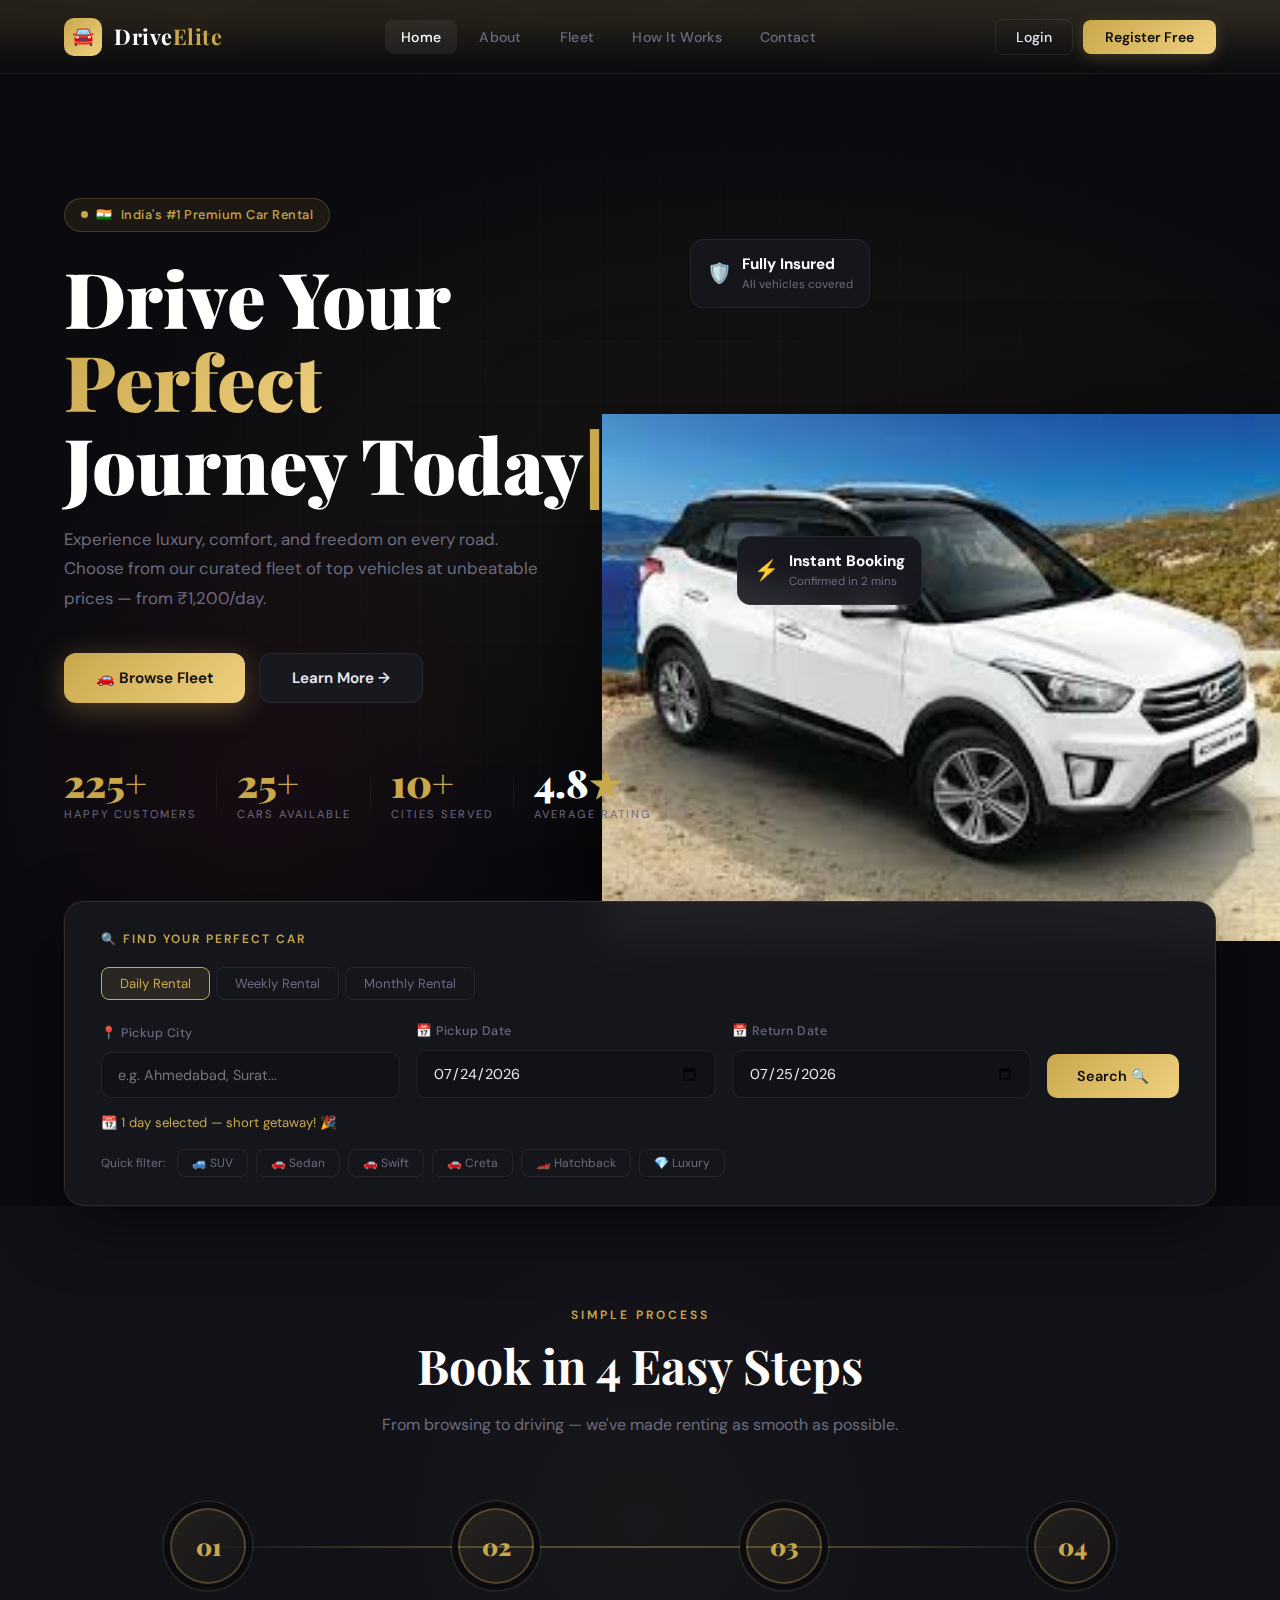
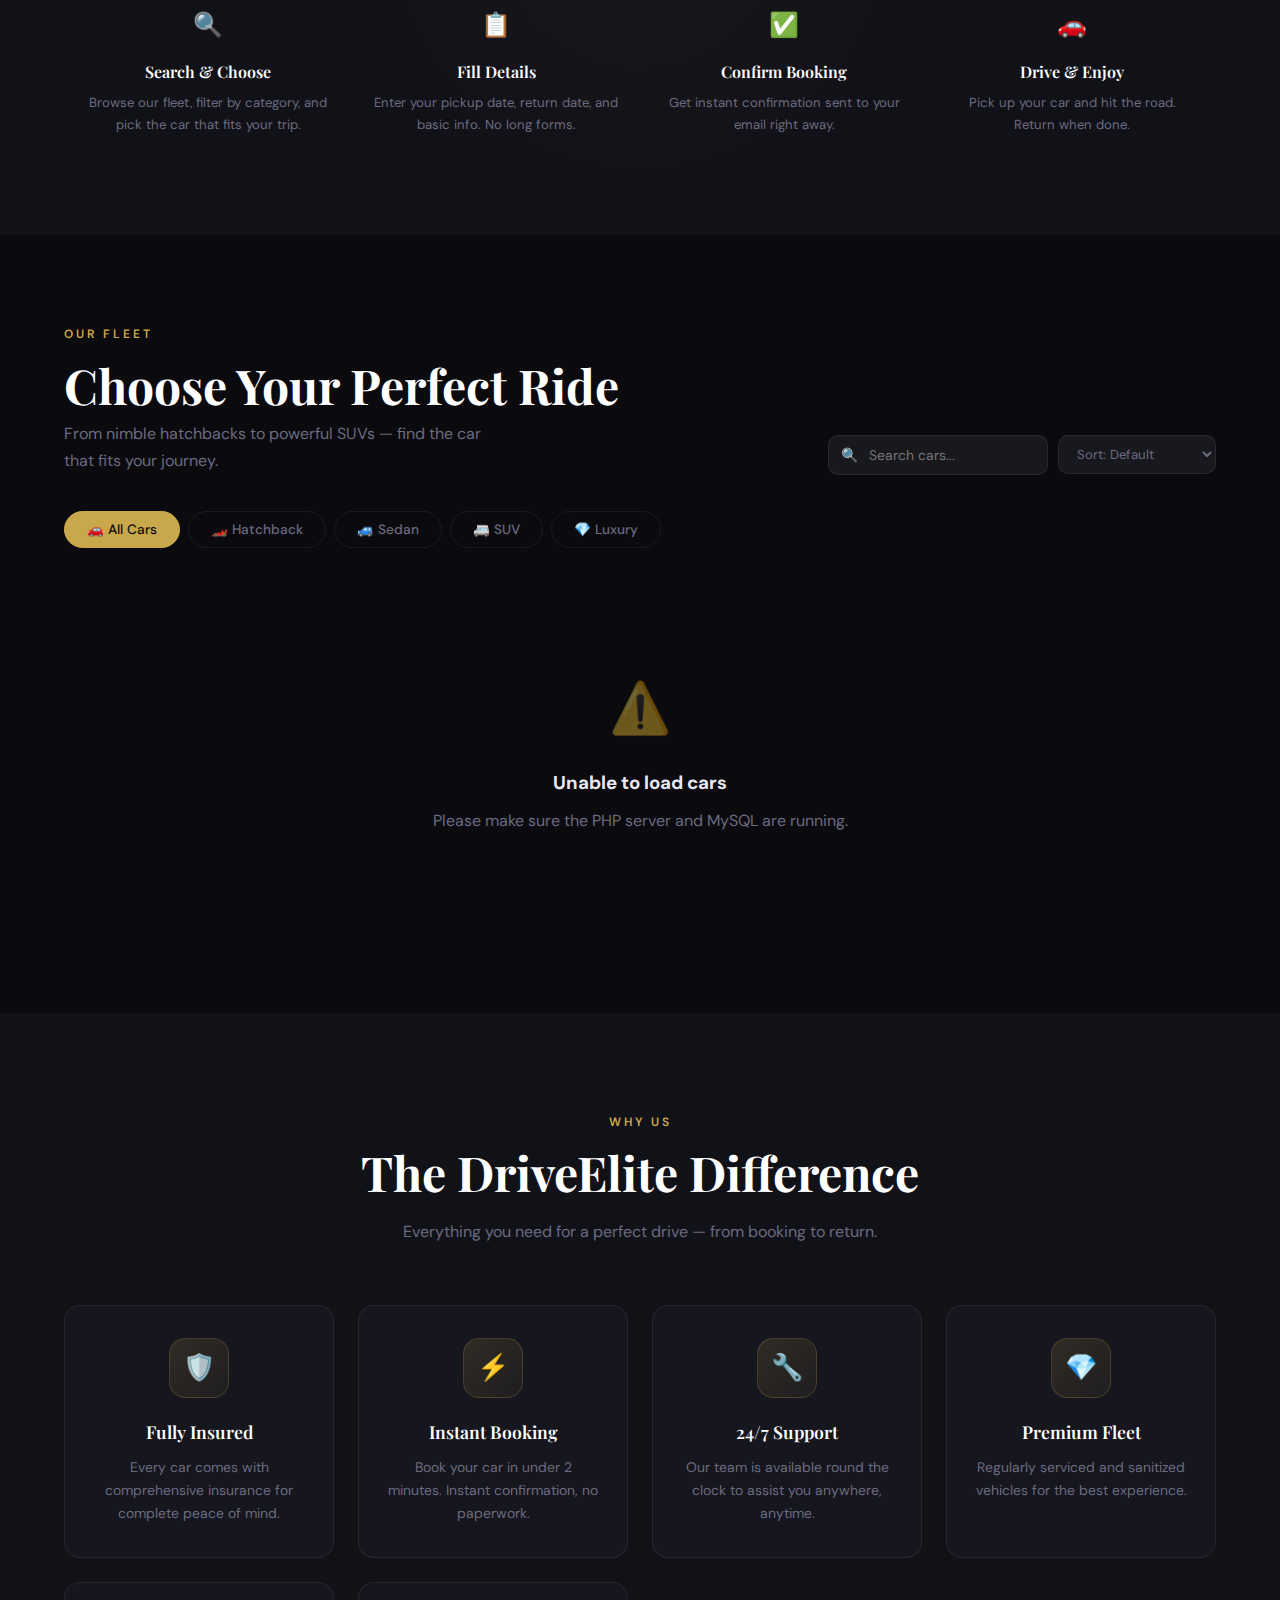
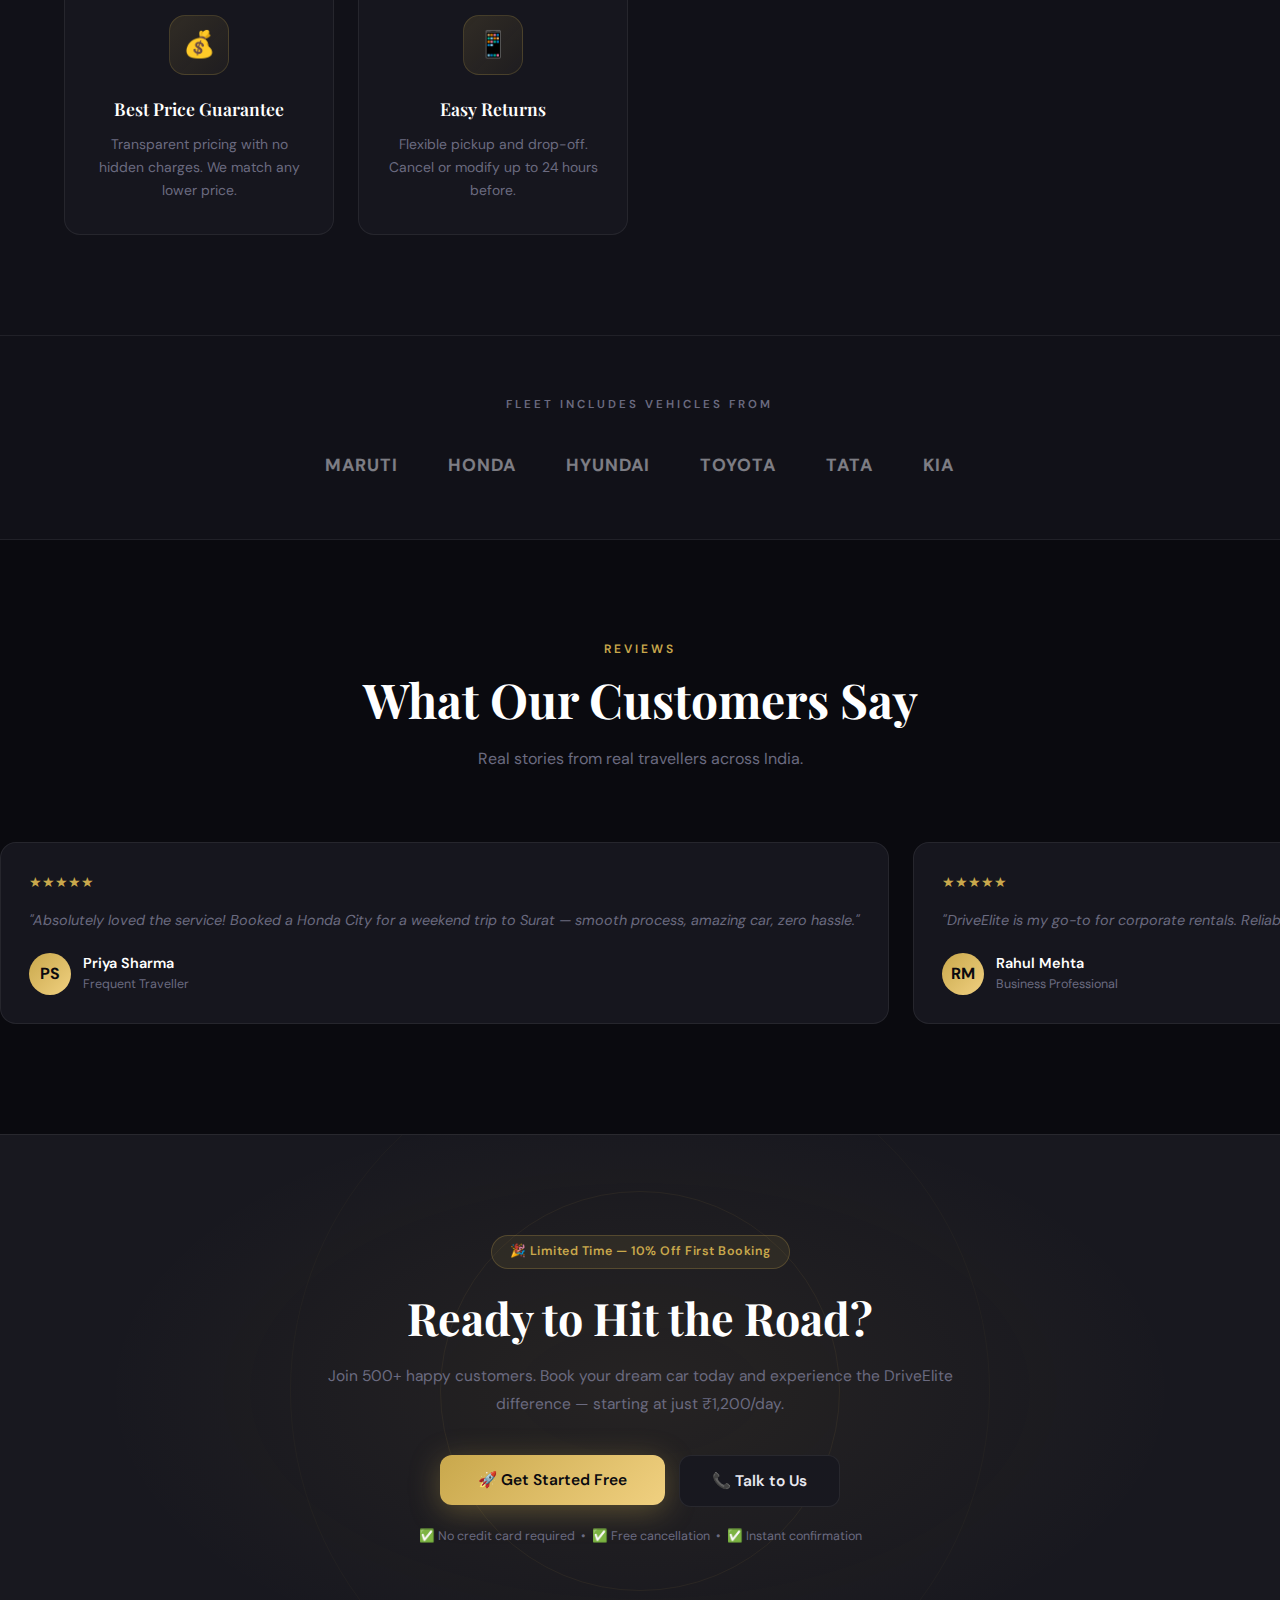
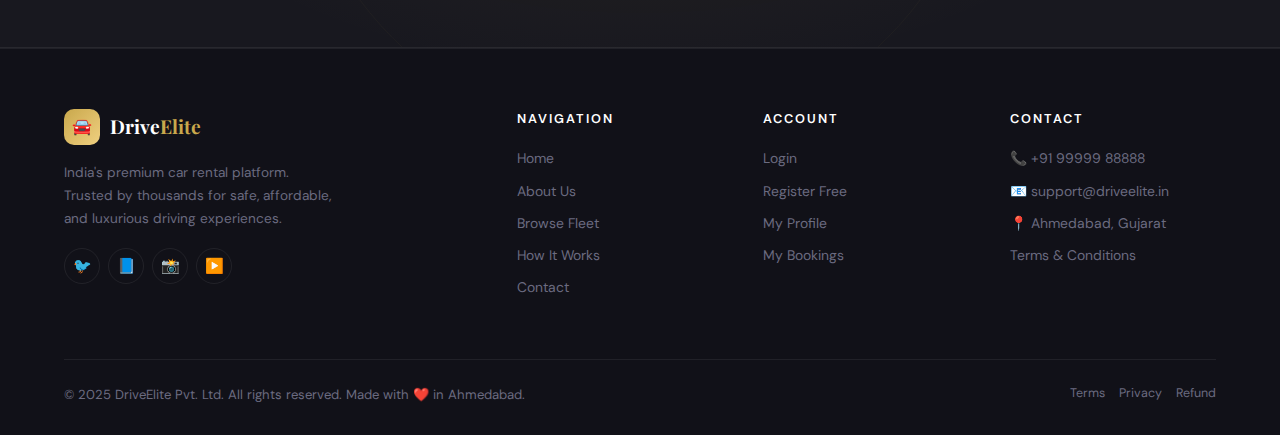
<file: carrental/index.html>
<!DOCTYPE html>
<html lang="en">
<head>
  <meta charset="UTF-8">
  <meta name="viewport" content="width=device-width, initial-scale=1.0">
  <title>DriveElite — Premium Car Rental</title>
  <link rel="stylesheet" href="style.css">
  <style>
    .typewriter::after{content:'|';animation:blink .75s step-end infinite;color:var(--gold);}
    @keyframes blink{0%,100%{opacity:1}50%{opacity:0}}
    .gradient-text{background:linear-gradient(90deg,var(--gold),var(--gold2),#fff,var(--gold));background-size:200% auto;-webkit-background-clip:text;-webkit-text-fill-color:transparent;background-clip:text;animation:shimmer-text 3s linear infinite;}
    @keyframes shimmer-text{to{background-position:200% center;}}
    .hero-particles{position:absolute;inset:0;overflow:hidden;pointer-events:none;}
    .particle{position:absolute;width:3px;height:3px;background:var(--gold);border-radius:50%;opacity:0;animation:floatUp var(--dur,6s) ease-in var(--delay,0s) infinite;}
    @keyframes floatUp{0%{opacity:0;transform:translateY(0) scale(0);}10%{opacity:.6;}90%{opacity:.2;}100%{opacity:0;transform:translateY(-120vh) scale(1.5);}}
    .stat-item{position:relative;}
    .stat-item::after{content:'';position:absolute;right:-20px;top:10%;height:80%;width:1px;background:linear-gradient(to bottom,transparent,var(--border),transparent);}
    .stat-item:last-child::after{display:none;}
    .hero-stat-num{font-family:'Playfair Display',serif;font-size:2.4rem;font-weight:900;color:var(--white);line-height:1;}
    .hero-stat-num span{color:var(--gold);}
    .hero-stat-label{font-size:.7rem;color:var(--muted);letter-spacing:2px;margin-top:5px;text-transform:uppercase;}
    .search-card{background:rgba(22,22,30,.95);backdrop-filter:blur(20px);border:1px solid rgba(201,168,76,.15);border-radius:20px;padding:28px 36px;box-shadow:0 20px 60px rgba(0,0,0,.5),0 0 0 1px rgba(255,255,255,.03);}
    .search-card-title{font-size:.75rem;letter-spacing:2px;color:var(--gold);text-transform:uppercase;font-weight:600;margin-bottom:18px;}
    .search-tabs{display:flex;gap:6px;margin-bottom:22px;}
    .search-tab{padding:7px 18px;border-radius:8px;border:1px solid var(--border);background:transparent;color:var(--muted);font-size:.82rem;cursor:pointer;transition:var(--transition);}
    .search-tab.active,.search-tab:hover{background:rgba(201,168,76,.12);border-color:var(--gold);color:var(--gold);}
    .hiw-section{background:var(--bg2);padding:100px 0;position:relative;overflow:hidden;}
    .hiw-section::before{content:'';position:absolute;left:50%;top:50%;transform:translate(-50%,-50%);width:600px;height:600px;background:radial-gradient(circle,rgba(201,168,76,.04) 0%,transparent 70%);border-radius:50%;pointer-events:none;}
    .hiw-grid{display:grid;grid-template-columns:repeat(4,1fr);gap:0;position:relative;}
    .hiw-grid::before{content:'';position:absolute;top:38px;left:12%;right:12%;height:2px;background:linear-gradient(90deg,transparent,var(--gold),var(--gold2),var(--gold),transparent);opacity:.3;}
    .hiw-step{text-align:center;padding:0 20px;}
    .hiw-num{width:76px;height:76px;margin:0 auto 22px;border-radius:50%;border:2px solid rgba(201,168,76,.3);background:linear-gradient(135deg,rgba(201,168,76,.1),rgba(201,168,76,.02));display:flex;align-items:center;justify-content:center;font-family:'Playfair Display',serif;font-size:1.5rem;font-weight:900;color:var(--gold);position:relative;z-index:2;transition:var(--transition);box-shadow:0 0 0 6px rgba(10,10,15,1),0 0 0 8px rgba(201,168,76,.1);}
    .hiw-step:hover .hiw-num{background:linear-gradient(135deg,var(--gold),var(--gold2));color:#0a0a0f;transform:scale(1.1);box-shadow:0 0 0 6px rgba(10,10,15,1),0 0 30px rgba(201,168,76,.4);}
    .hiw-icon{font-size:24px;margin-bottom:14px;}
    .hiw-title{font-family:'Playfair Display',serif;font-size:1rem;font-weight:600;color:var(--white);margin-bottom:8px;}
    .hiw-desc{font-size:.82rem;color:var(--muted);line-height:1.65;}
    .fleet-header-row{display:flex;align-items:flex-end;justify-content:space-between;margin-bottom:36px;flex-wrap:wrap;gap:16px;}
    .fleet-search-wrap{position:relative;}
    .fleet-search-wrap::before{content:'🔍';position:absolute;left:13px;top:50%;transform:translateY(-50%);font-size:14px;pointer-events:none;}
    .fleet-search-input{padding:10px 16px 10px 40px;border-radius:10px;background:var(--bg3);border:1px solid var(--border);color:var(--text);font-size:.87rem;outline:none;width:220px;transition:var(--transition);}
    .fleet-search-input:focus{border-color:var(--gold);width:260px;}
    .sort-select{padding:9px 14px;border-radius:10px;background:var(--bg3);border:1px solid var(--border);color:var(--muted);font-size:.82rem;cursor:pointer;outline:none;transition:var(--transition);}
    .sort-select:focus{border-color:var(--gold);color:var(--text);}
    .car-img-wrap::before{content:'';position:absolute;inset:0;z-index:1;background:linear-gradient(to top,rgba(0,0,0,.5) 0%,transparent 50%);opacity:0;transition:opacity .4s ease;}
    .car-card:hover .car-img-wrap::before{opacity:1;}
    .quick-view{position:absolute;bottom:16px;left:50%;transform:translateX(-50%) translateY(10px);background:rgba(201,168,76,.9);color:#0a0a0f;padding:8px 20px;border-radius:100px;font-size:.78rem;font-weight:700;opacity:0;z-index:2;white-space:nowrap;transition:all .3s ease;letter-spacing:.5px;}
    .car-card:hover .quick-view{opacity:1;transform:translateX(-50%) translateY(0);}
    .promo-strip{background:linear-gradient(90deg,var(--gold),var(--gold2),var(--gold));background-size:200% auto;animation:shimmer-text 3s linear infinite;padding:10px 0;text-align:center;font-size:.82rem;font-weight:600;color:#0a0a0f;letter-spacing:.5px;}
    .cta-section{padding:100px 5%;background:radial-gradient(ellipse 60% 80% at 50% 50%,rgba(201,168,76,.08),transparent 70%),var(--bg3);border-top:1px solid var(--border);border-bottom:1px solid var(--border);text-align:center;position:relative;overflow:hidden;}
    .cta-section::before{content:'';position:absolute;width:400px;height:400px;border-radius:50%;border:1px solid rgba(201,168,76,.08);top:50%;left:50%;transform:translate(-50%,-50%);}
    .cta-section::after{content:'';position:absolute;width:700px;height:700px;border-radius:50%;border:1px solid rgba(201,168,76,.04);top:50%;left:50%;transform:translate(-50%,-50%);}
    .cta-content{position:relative;z-index:2;max-width:660px;margin:0 auto;}
    .cta-badge{display:inline-flex;align-items:center;gap:8px;background:rgba(201,168,76,.1);border:1px solid rgba(201,168,76,.25);color:var(--gold);padding:6px 18px;border-radius:100px;font-size:.78rem;font-weight:600;margin-bottom:22px;letter-spacing:.5px;}
    .hero-float-badge{position:absolute;z-index:3;background:rgba(22,22,30,.9);backdrop-filter:blur(12px);border:1px solid var(--border);border-radius:14px;padding:12px 16px;font-size:.78rem;color:var(--text);display:flex;align-items:center;gap:10px;}
    .hero-float-badge .badge-icon{font-size:20px;}
    .hero-float-badge .badge-val{font-weight:700;color:var(--white);font-size:.95rem;}
    .hero-float-badge .badge-lbl{font-size:.72rem;color:var(--muted);}
    .fb-1{top:22%;right:32%;animation:floatBadge 3s ease-in-out infinite;}
    .fb-2{top:55%;right:28%;animation:floatBadge 3s ease-in-out 1.5s infinite;}
    @keyframes floatBadge{0%,100%{transform:translateY(0);}50%{transform:translateY(-8px);}}
    @media(max-width:900px){.hiw-grid{grid-template-columns:1fr 1fr;gap:40px;}.hiw-grid::before{display:none;}.fleet-search-input{width:100%;}}
    @media(max-width:600px){.hiw-grid{grid-template-columns:1fr;}.hero-float-badge{display:none;}.search-tabs{flex-wrap:wrap;}}
  </style>
</head>
<body>

<!-- PROMO STRIP -->
<div class="promo-strip">🎉 First Rental? Get 10% OFF automatically — No coupon needed &nbsp;|&nbsp; 🚗 50+ Cars Available &nbsp;|&nbsp; ⚡ Instant Booking Confirmation</div>

<!-- NAVBAR -->
<nav class="navbar" id="navbar">
  <a href="index.html" class="nav-brand">
    <div class="logo-icon">🚘</div>
    <span class="brand-name">Drive<span>Elite</span></span>
  </a>
  <ul class="nav-links">
    <li><a href="index.html" class="active">Home</a></li>
    <li><a href="about.html">About</a></li>
    <li><a href="#fleet">Fleet</a></li>
    <li><a href="#how-it-works">How It Works</a></li>
    <li><a href="contact.html">Contact</a></li>
  </ul>
  <div class="nav-actions" id="navActions">
    <a href="login.html"><button class="btn-outline">Login</button></a>
    <a href="register.html"><button class="btn-gold">Register Free</button></a>
  </div>
  <div class="hamburger" id="hamburger" onclick="toggleMenu()">
    <span></span><span></span><span></span>
  </div>
</nav>
<div class="mobile-menu" id="mobileMenu">
  <a href="index.html">🏠 Home</a>
  <a href="about.html">📖 About</a>
  <a href="#fleet">🚗 Fleet</a>
  <a href="#how-it-works">📋 How It Works</a>
  <a href="contact.html">📞 Contact</a>
  <a href="login.html">🔐 Login</a>
  <a href="register.html">✨ Register Free</a>
</div>

<!-- HERO -->
<section class="hero" id="home">
  <div class="hero-bg"></div>
  <div class="hero-grid"></div>
  <div class="hero-particles" id="heroParticles"></div>

  <div class="hero-content">
    <div class="hero-badge"><span>🇮🇳</span> India's #1 Premium Car Rental</div>
    <h1>Drive Your <span class="highlight gradient-text">Perfect</span><br><span id="typewriterText" class="typewriter">Journey Today</span></h1>
    <p>Experience luxury, comfort, and freedom on every road. Choose from our curated fleet of top vehicles at unbeatable prices — from ₹1,200/day.</p>
    <div class="hero-actions">
      <button class="btn-hero primary" onclick="document.getElementById('fleet').scrollIntoView({behavior:'smooth'})">🚗 Browse Fleet</button>
      <a href="about.html"><button class="btn-hero secondary">Learn More →</button></a>
    </div>
    <div class="hero-stats">
      <div class="stat-item">
        <div class="hero-stat-num"><span class="counter" data-target="500">0</span><span>+</span></div>
        <div class="hero-stat-label">Happy Customers</div>
      </div>
      <div class="stat-item">
        <div class="hero-stat-num"><span class="counter" data-target="50">0</span><span>+</span></div>
        <div class="hero-stat-label">Cars Available</div>
      </div>
      <div class="stat-item">
        <div class="hero-stat-num"><span class="counter" data-target="10">0</span><span>+</span></div>
        <div class="hero-stat-label">Cities Served</div>
      </div>
      <div class="stat-item">
        <div class="hero-stat-num">4.8<span>★</span></div>
        <div class="hero-stat-label">Average Rating</div>
      </div>
    </div>
  </div>

  <div class="hero-float-badge fb-1">
    <span class="badge-icon">🛡️</span>
    <div><div class="badge-val">Fully Insured</div><div class="badge-lbl">All vehicles covered</div></div>
  </div>
  <div class="hero-float-badge fb-2">
    <span class="badge-icon">⚡</span>
    <div><div class="badge-val">Instant Booking</div><div class="badge-lbl">Confirmed in 2 mins</div></div>
  </div>

  <div class="hero-image">
    <img src="img/creta.jpg" alt="Premium Car" id="heroCar">
  </div>
</section>

<!-- SEARCH BAR -->
<div class="container" style="position:relative;z-index:10;margin-top:-40px;">
  <div class="search-card">
    <div class="search-card-title">🔍 Find Your Perfect Car</div>
    <div class="search-tabs">
      <button class="search-tab active" onclick="setSearchTab(this)">Daily Rental</button>
      <button class="search-tab" onclick="setSearchTab(this)">Weekly Rental</button>
      <button class="search-tab" onclick="setSearchTab(this)">Monthly Rental</button>
    </div>
    <div class="search-form">
      <div class="form-field">
        <label>📍 Pickup City</label>
        <input type="text" placeholder="e.g. Ahmedabad, Surat..." id="searchCity" list="citySuggestions">
        <datalist id="citySuggestions">
          <option value="Ahmedabad"><option value="Surat"><option value="Vadodara"><option value="Rajkot"><option value="Gandhinagar">
        </datalist>
      </div>
      <div class="form-field">
        <label>📅 Pickup Date</label>
        <input type="date" id="searchPickup" onchange="updateReturnMin()">
      </div>
      <div class="form-field">
        <label>📅 Return Date</label>
        <input type="date" id="searchReturn" onchange="showSearchDays()">
      </div>
      <button class="btn-search" onclick="scrollToFleet()">Search 🔍</button>
    </div>
    <div id="searchDaysInfo" style="margin-top:14px;font-size:.82rem;color:var(--gold);display:none;">
      📆 <span id="searchDaysText"></span>
    </div>
    <div style="margin-top:16px;display:flex;gap:8px;flex-wrap:wrap;align-items:center;">
      <span style="font-size:.75rem;color:var(--muted);margin-right:4px;">Quick filter:</span>
      <button onclick="quickFilter('SUV')"       class="search-tab" style="padding:5px 14px;font-size:.75rem;">🚙 SUV</button>
      <button onclick="quickFilter('Sedan')"     class="search-tab" style="padding:5px 14px;font-size:.75rem;">🚗 Sedan</button>
      <button onclick="quickFilter('Swift')"     class="search-tab" style="padding:5px 14px;font-size:.75rem;">🚗 Swift</button>
      <button onclick="quickFilter('Creta')"     class="search-tab" style="padding:5px 14px;font-size:.75rem;">🚗 Creta</button>
      <button onclick="quickFilter('Hatchback')" class="search-tab" style="padding:5px 14px;font-size:.75rem;">🏎️ Hatchback</button>
      <button onclick="quickFilter('Luxury')"    class="search-tab" style="padding:5px 14px;font-size:.75rem;">💎 Luxury</button>
    </div>
  </div>
</div>

<!-- HOW IT WORKS -->
<section class="hiw-section" id="how-it-works">
  <div class="container">
    <div class="section-header center" style="margin-bottom:70px;">
      <div class="section-label">Simple Process</div>
      <h2 class="section-title">Book in 4 Easy Steps</h2>
      <p class="section-sub">From browsing to driving — we've made renting as smooth as possible.</p>
    </div>
    <div class="hiw-grid">
      <div class="hiw-step"><div class="hiw-num">01</div><div class="hiw-icon">🔍</div><h4 class="hiw-title">Search &amp; Choose</h4><p class="hiw-desc">Browse our fleet, filter by category, and pick the car that fits your trip.</p></div>
      <div class="hiw-step"><div class="hiw-num">02</div><div class="hiw-icon">📋</div><h4 class="hiw-title">Fill Details</h4><p class="hiw-desc">Enter your pickup date, return date, and basic info. No long forms.</p></div>
      <div class="hiw-step"><div class="hiw-num">03</div><div class="hiw-icon">✅</div><h4 class="hiw-title">Confirm Booking</h4><p class="hiw-desc">Get instant confirmation sent to your email right away.</p></div>
      <div class="hiw-step"><div class="hiw-num">04</div><div class="hiw-icon">🚗</div><h4 class="hiw-title">Drive &amp; Enjoy</h4><p class="hiw-desc">Pick up your car and hit the road. Return when done.</p></div>
    </div>
  </div>
</section>

<!-- FLEET -->
<section class="fleet-section" id="fleet" style="padding-top:90px;">
  <div class="container">
    <div class="fleet-header-row">
      <div>
        <div class="section-label">Our Fleet</div>
        <h2 class="section-title" style="margin-bottom:6px;">Choose Your Perfect Ride</h2>
        <p class="section-sub" style="max-width:420px;">From nimble hatchbacks to powerful SUVs — find the car that fits your journey.</p>
      </div>
      <div style="display:flex;gap:10px;align-items:center;flex-wrap:wrap;">
        <div class="fleet-search-wrap">
          <input type="text" class="fleet-search-input" id="fleetSearch" placeholder="Search cars..." oninput="liveSearchCars(this.value)">
        </div>
        <select class="sort-select" onchange="sortCars(this.value)">
          <option value="default">Sort: Default</option>
          <option value="price-asc">Price: Low → High</option>
          <option value="price-desc">Price: High → Low</option>
          <option value="rating">Highest Rated</option>
        </select>
      </div>
    </div>

    <div class="filter-tabs" id="filterTabs">
      <button class="filter-tab active" data-cat="All"       onclick="filterCars('All',this)">🚗 All Cars</button>
      <button class="filter-tab" data-cat="Hatchback"        onclick="filterCars('Hatchback',this)">🏎️ Hatchback</button>
      <button class="filter-tab" data-cat="Sedan"            onclick="filterCars('Sedan',this)">🚙 Sedan</button>
      <button class="filter-tab" data-cat="SUV"              onclick="filterCars('SUV',this)">🚐 SUV</button>
      <button class="filter-tab" data-cat="Luxury"           onclick="filterCars('Luxury',this)">💎 Luxury</button>
    </div>

    <div id="resultCount" style="font-size:.82rem;color:var(--muted);margin-bottom:24px;"></div>

    <div class="cars-grid" id="carsGrid">
      <div class="car-card" style="pointer-events:none"><div class="car-img-wrap skeleton"></div><div class="car-body"><div class="skeleton" style="height:24px;margin-bottom:10px;border-radius:6px"></div><div class="skeleton" style="height:14px;margin-bottom:6px;border-radius:6px;width:80%"></div><div class="skeleton" style="height:44px;border-radius:10px;margin-top:20px"></div></div></div>
      <div class="car-card" style="pointer-events:none"><div class="car-img-wrap skeleton"></div><div class="car-body"><div class="skeleton" style="height:24px;margin-bottom:10px;border-radius:6px"></div><div class="skeleton" style="height:14px;margin-bottom:6px;border-radius:6px;width:80%"></div><div class="skeleton" style="height:44px;border-radius:10px;margin-top:20px"></div></div></div>
      <div class="car-card" style="pointer-events:none"><div class="car-img-wrap skeleton"></div><div class="car-body"><div class="skeleton" style="height:24px;margin-bottom:10px;border-radius:6px"></div><div class="skeleton" style="height:14px;margin-bottom:6px;border-radius:6px;width:80%"></div><div class="skeleton" style="height:44px;border-radius:10px;margin-top:20px"></div></div></div>
    </div>
  </div>
</section>

<!-- WHY CHOOSE US -->
<section class="why-section">
  <div class="container">
    <div class="section-header center">
      <div class="section-label">Why Us</div>
      <h2 class="section-title">The DriveElite Difference</h2>
      <p class="section-sub">Everything you need for a perfect drive — from booking to return.</p>
    </div>
    <div class="features-grid">
      <div class="feature-card"><div class="feature-icon">🛡️</div><h3 class="feature-title">Fully Insured</h3><p class="feature-desc">Every car comes with comprehensive insurance for complete peace of mind.</p></div>
      <div class="feature-card"><div class="feature-icon">⚡</div><h3 class="feature-title">Instant Booking</h3><p class="feature-desc">Book your car in under 2 minutes. Instant confirmation, no paperwork.</p></div>
      <div class="feature-card"><div class="feature-icon">🔧</div><h3 class="feature-title">24/7 Support</h3><p class="feature-desc">Our team is available round the clock to assist you anywhere, anytime.</p></div>
      <div class="feature-card"><div class="feature-icon">💎</div><h3 class="feature-title">Premium Fleet</h3><p class="feature-desc">Regularly serviced and sanitized vehicles for the best experience.</p></div>
      <div class="feature-card"><div class="feature-icon">💰</div><h3 class="feature-title">Best Price Guarantee</h3><p class="feature-desc">Transparent pricing with no hidden charges. We match any lower price.</p></div>
      <div class="feature-card"><div class="feature-icon">📱</div><h3 class="feature-title">Easy Returns</h3><p class="feature-desc">Flexible pickup and drop-off. Cancel or modify up to 24 hours before.</p></div>
    </div>
  </div>
</section>

<!-- BRANDS STRIP -->
<section style="padding:60px 5%;background:var(--bg2);border-top:1px solid var(--border);border-bottom:1px solid var(--border);">
  <div class="container">
    <p style="text-align:center;font-size:.72rem;letter-spacing:3px;color:var(--muted);text-transform:uppercase;margin-bottom:36px;font-weight:600;">Fleet Includes Vehicles From</p>
    <div style="display:flex;align-items:center;justify-content:center;gap:50px;flex-wrap:wrap;opacity:.5;">
      <span style="font-size:1.1rem;font-weight:700;color:var(--text);letter-spacing:1px;">MARUTI</span>
      <span style="font-size:1.1rem;font-weight:700;color:var(--text);letter-spacing:1px;">HONDA</span>
      <span style="font-size:1.1rem;font-weight:700;color:var(--text);letter-spacing:1px;">HYUNDAI</span>
      <span style="font-size:1.1rem;font-weight:700;color:var(--text);letter-spacing:1px;">TOYOTA</span>
      <span style="font-size:1.1rem;font-weight:700;color:var(--text);letter-spacing:1px;">TATA</span>
      <span style="font-size:1.1rem;font-weight:700;color:var(--text);letter-spacing:1px;">KIA</span>
    </div>
  </div>
</section>

<!-- TESTIMONIALS -->
<section class="testimonials-section">
  <div class="container">
    <div class="section-header center">
      <div class="section-label">Reviews</div>
      <h2 class="section-title">What Our Customers Say</h2>
      <p class="section-sub">Real stories from real travellers across India.</p>
    </div>
  </div>
  <div style="overflow:hidden;padding:10px 0;">
    <div class="testimonials-track" id="testiTrack"></div>
  </div>
</section>

<!-- CTA -->
<section class="cta-section">
  <div class="cta-content">
    <div class="cta-badge">🎉 Limited Time — 10% Off First Booking</div>
    <h2 class="section-title" style="font-size:clamp(1.8rem,4vw,2.8rem);margin-bottom:18px;">Ready to Hit the Road?</h2>
    <p style="color:var(--muted);margin-bottom:36px;line-height:1.8;font-size:.97rem;">Join 500+ happy customers. Book your dream car today and experience the DriveElite difference — starting at just ₹1,200/day.</p>
    <div style="display:flex;gap:14px;justify-content:center;flex-wrap:wrap;">
      <a href="register.html"><button class="btn-hero primary" style="padding:15px 38px;font-size:.97rem;">🚀 Get Started Free</button></a>
      <a href="contact.html"><button class="btn-hero secondary" style="padding:15px 32px;font-size:.97rem;">📞 Talk to Us</button></a>
    </div>
    <p style="font-size:.78rem;color:var(--muted);margin-top:20px;">✅ No credit card required &nbsp;•&nbsp; ✅ Free cancellation &nbsp;•&nbsp; ✅ Instant confirmation</p>
  </div>
</section>

<!-- FOOTER -->
<footer>
  <div class="footer-grid">
    <div class="footer-brand">
      <div class="logo-row"><div class="logo-icon">🚘</div><span class="footer-brand-name">Drive<span>Elite</span></span></div>
      <p>India's premium car rental platform. Trusted by thousands for safe, affordable, and luxurious driving experiences.</p>
      <div style="margin-top:18px;display:flex;gap:8px;">
        <a href="#" class="social-link">🐦</a><a href="#" class="social-link">📘</a><a href="#" class="social-link">📸</a><a href="#" class="social-link">▶️</a>
      </div>
    </div>
    <div class="footer-col">
      <h4>Navigation</h4>
      <a href="index.html">Home</a><a href="about.html">About Us</a><a href="#fleet">Browse Fleet</a><a href="#how-it-works">How It Works</a><a href="contact.html">Contact</a>
    </div>
    <div class="footer-col">
      <h4>Account</h4>
      <a href="login.html">Login</a><a href="register.html">Register Free</a><a href="profile.html">My Profile</a><a href="profile.html">My Bookings</a>
    </div>
    <div class="footer-col">
      <h4>Contact</h4>
      <a href="tel:+919999988888">📞 +91 99999 88888</a>
      <a href="mailto:support@driveelite.in">📧 support@driveelite.in</a>
      <a href="contact.html">📍 Ahmedabad, Gujarat</a>
      <a href="term.html">Terms &amp; Conditions</a>
    </div>
  </div>
  <div class="footer-bottom">
    <p>© 2025 DriveElite Pvt. Ltd. All rights reserved. Made with ❤️ in Ahmedabad.</p>
    <div style="display:flex;align-items:center;gap:14px;">
      <a href="term.html" style="font-size:.78rem;color:var(--muted);">Terms</a>
      <a href="#" style="font-size:.78rem;color:var(--muted);">Privacy</a>
      <a href="#" style="font-size:.78rem;color:var(--muted);">Refund</a>
    </div>
  </div>
</footer>

<!-- BOOKING MODAL -->
<div class="modal-overlay" id="bookModal">
  <div class="modal">
    <div class="modal-header">
      <h2 class="modal-title">Book Your Car</h2>
      <button class="modal-close" onclick="closeModal()">✕</button>
    </div>
    <div class="modal-car-info" id="modalCarInfo"></div>
    <div class="alert hidden" id="bookAlert"></div>
    <form id="bookingForm">
      <input type="hidden" id="bookCarId" name="car_id">
      <div class="form-row">
        <div class="form-group"><label>Full Name</label><input type="text" name="name" id="bookName" required placeholder="Your full name"></div>
        <div class="form-group"><label>Email</label><input type="email" name="email" id="bookEmail" required placeholder="your@email.com"></div>
      </div>
      <div class="form-group">
        <label>Aadhaar Number</label>
        <input type="number" name="aadhaar" id="bookAadhaar" placeholder="12-digit Aadhaar number">
        <div class="hint">🔒 Securely stored for identity verification only</div>
      </div>
      <div class="form-row">
        <div class="form-group"><label>📅 Pickup Date</label><input type="date" name="pickup_date" id="bookPickup" required onchange="calcPrice()"></div>
        <div class="form-group"><label>📅 Return Date</label><input type="date" name="return_date" id="bookReturn" required onchange="calcPrice()"></div>
      </div>
      <div class="price-summary" id="priceSummary" style="display:none;">
        <div class="price-row"><span>Price per day</span><span id="pricePerDay">—</span></div>
        <div class="price-row"><span>Number of days</span><span id="numDays">—</span></div>
        <div class="price-row total"><span>Total Amount</span><span id="totalPrice">—</span></div>
      </div>
      <button type="submit" class="btn-submit" id="bookBtn">🚗 Confirm Booking</button>
      <p style="text-align:center;font-size:.75rem;color:var(--muted);margin-top:12px;">✅ Free cancellation up to 24 hours before pickup</p>
    </form>
  </div>
</div>

<!-- TOAST -->
<div class="toast" id="toast">
  <div class="toast-title" id="toastTitle"></div>
  <div class="toast-msg" id="toastMsg"></div>
</div>

<!-- BACK TO TOP -->
<button id="backToTop" onclick="window.scrollTo({top:0,behavior:'smooth'})" style="position:fixed;bottom:30px;right:30px;width:46px;height:46px;border-radius:50%;background:linear-gradient(135deg,var(--gold),var(--gold2));border:none;color:#0a0a0f;font-size:1.2rem;cursor:pointer;z-index:999;box-shadow:0 4px 20px rgba(201,168,76,.4);opacity:0;transform:translateY(20px);transition:all .3s ease;">↑</button>

<script src="js/main.js"></script>
<script src="js/home.js"></script>
<script>
// TYPEWRITER
const phrases=['Journey Today','Adventure Now','Dream Car Today','Road Trip Now'];
let pIdx=0,cIdx=0,del=false;
const tw=document.getElementById('typewriterText');
function typeWriter(){
  const phrase=phrases[pIdx];
  if(!del){tw.textContent=phrase.slice(0,++cIdx);if(cIdx===phrase.length){del=true;setTimeout(typeWriter,2000);return;}}
  else{tw.textContent=phrase.slice(0,--cIdx);if(cIdx===0){del=false;pIdx=(pIdx+1)%phrases.length;}}
  setTimeout(typeWriter,del?60:100);
}
setTimeout(typeWriter,1500);

// COUNTER ANIMATION
function animateCounters(){
  document.querySelectorAll('.counter').forEach(el=>{
    const target=parseInt(el.dataset.target);let cur=0;
    const step=Math.ceil(target/60);
    const t=setInterval(()=>{cur=Math.min(cur+step,target);el.textContent=cur;if(cur>=target)clearInterval(t);},30);
  });
}
const statsObs=new IntersectionObserver(e=>{if(e[0].isIntersecting){animateCounters();statsObs.disconnect();}},{threshold:.5});
const hs=document.querySelector('.hero-stats');if(hs)statsObs.observe(hs);

// PARTICLES
(function(){
  const c=document.getElementById('heroParticles');if(!c)return;
  for(let i=0;i<25;i++){const p=document.createElement('div');p.className='particle';p.style.cssText=`left:${Math.random()*100}%;bottom:${Math.random()*20}%;--dur:${5+Math.random()*8}s;--delay:${Math.random()*6}s;width:${2+Math.random()*3}px;height:${2+Math.random()*3}px;`;c.appendChild(p);}
})();

// SEARCH TABS
function setSearchTab(btn){document.querySelectorAll('.search-tab').forEach(b=>b.classList.remove('active'));btn.classList.add('active');}

// DATE HELPERS
function updateReturnMin(){const p=document.getElementById('searchPickup').value,r=document.getElementById('searchReturn');if(p){r.min=p;if(r.value<p)r.value=p;}showSearchDays();}
function showSearchDays(){
  const p=document.getElementById('searchPickup').value,r=document.getElementById('searchReturn').value;
  const info=document.getElementById('searchDaysInfo'),txt=document.getElementById('searchDaysText');
  if(p&&r){const d=Math.ceil((new Date(r)-new Date(p))/86400000);if(d>0){info.style.display='block';txt.textContent=`${d} day${d>1?'s':''} selected — ${d<=3?'short getaway':'longer trip'}! 🎉`;}else info.style.display='none';}
  else info.style.display='none';
}

// QUICK FILTER
function quickFilter(cat){document.getElementById('fleet').scrollIntoView({behavior:'smooth'});setTimeout(()=>{const t=document.querySelector(`.filter-tab[data-cat="${cat}"]`);if(t)filterCars(cat,t);},600);}

// LIVE SEARCH
let searchTO;
function liveSearchCars(q){
  clearTimeout(searchTO);
  searchTO=setTimeout(()=>{
    if(!allCars.length)return;
    const ql=q.toLowerCase();
    const f=ql?allCars.filter(c=>c.name.toLowerCase().includes(ql)||c.category.toLowerCase().includes(ql)||(c.description||'').toLowerCase().includes(ql)):allCars;
    renderCars(f);
    const rc=document.getElementById('resultCount');
    if(rc)rc.textContent=ql?`Showing ${f.length} result${f.length!==1?'s':''} for "${q}"`:'' ;
  },300);
}

// SORT
function sortCars(method){
  if(!allCars.length)return;
  let s=[...allCars];
  if(method==='price-asc')s.sort((a,b)=>a.price_per_day-b.price_per_day);
  if(method==='price-desc')s.sort((a,b)=>b.price_per_day-a.price_per_day);
  if(method==='rating')s.sort((a,b)=>b.rating-a.rating);
  renderCars(s);
}

// BACK TO TOP
const btt=document.getElementById('backToTop');
window.addEventListener('scroll',()=>{if(btt){if(window.scrollY>400){btt.style.opacity='1';btt.style.transform='translateY(0)';}else{btt.style.opacity='0';btt.style.transform='translateY(20px)';}}});

// SET DEFAULTS
document.addEventListener('DOMContentLoaded',()=>{
  const today=new Date().toISOString().split('T')[0];
  const tomorrow=new Date(Date.now()+86400000).toISOString().split('T')[0];
  const p=document.getElementById('searchPickup'),r=document.getElementById('searchReturn');
  if(p){p.min=today;p.value=today;}if(r){r.min=today;r.value=tomorrow;}
  showSearchDays();
});
</script>
</body>
</html>
</file>
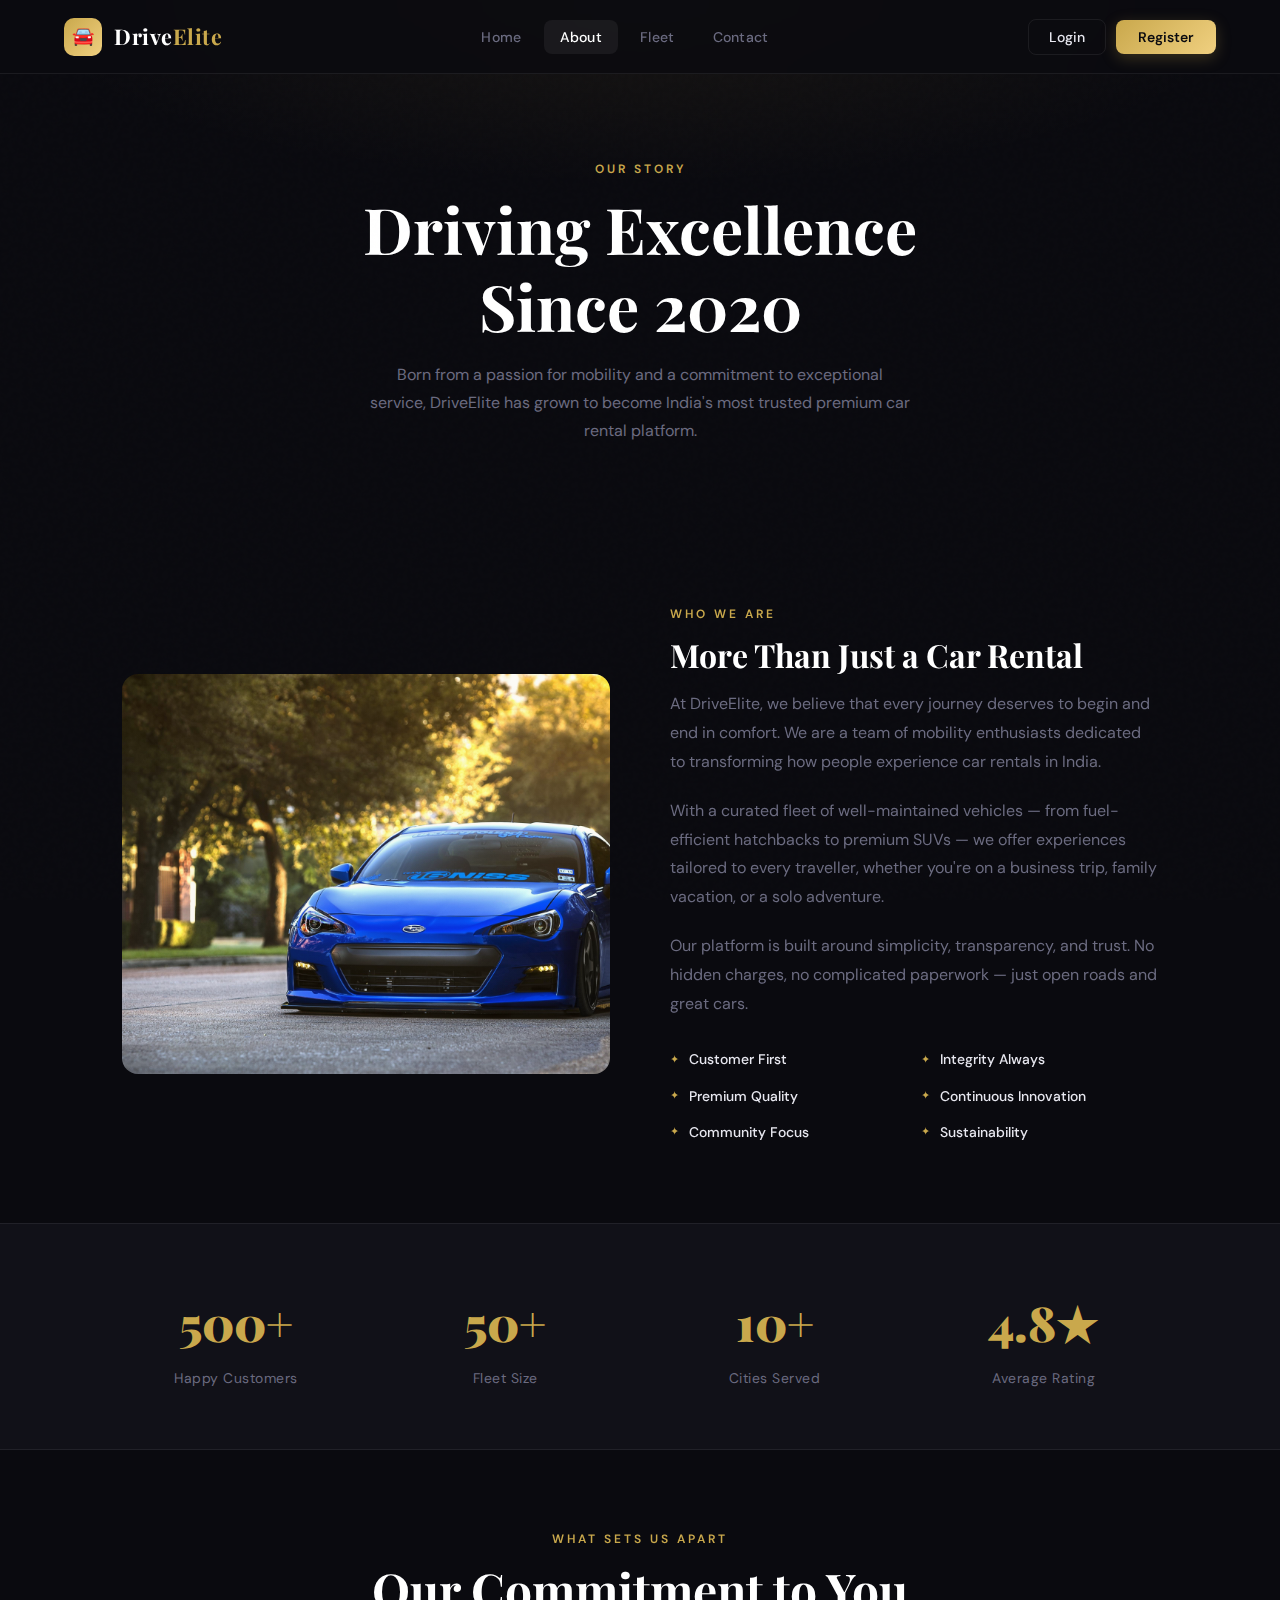
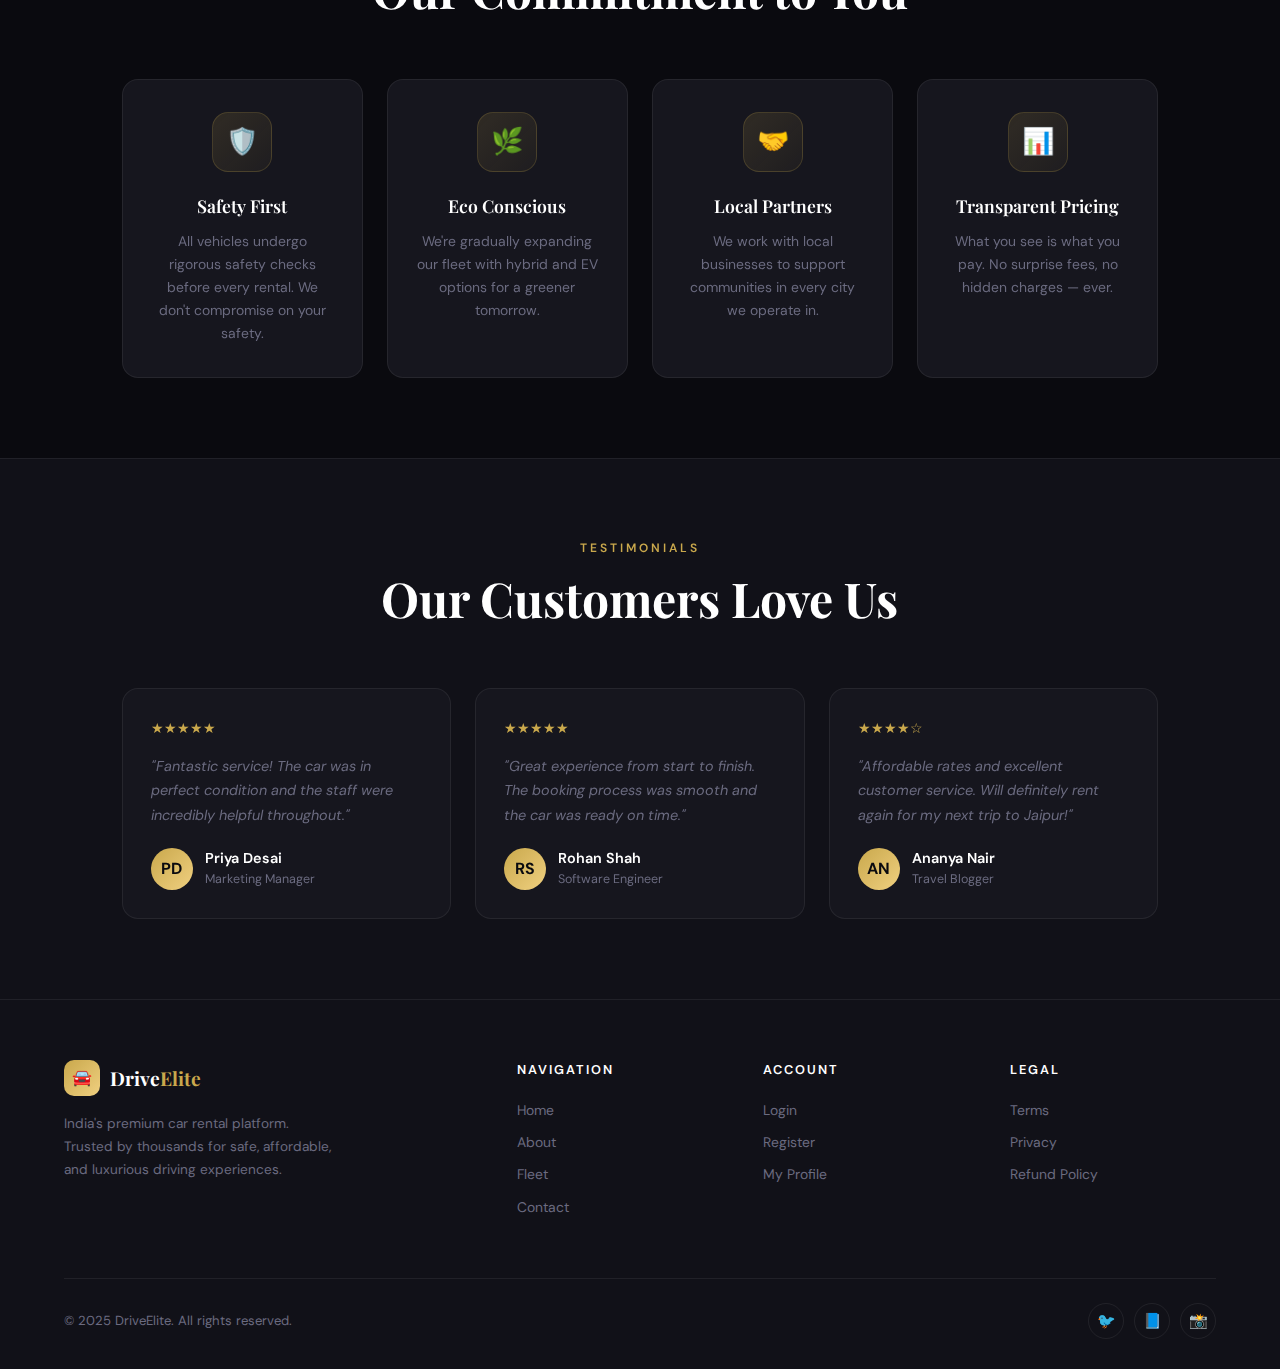
<file: carrental/about.html>
<!DOCTYPE html>
<html lang="en">
<head>
  <meta charset="UTF-8">
  <meta name="viewport" content="width=device-width, initial-scale=1.0">
  <title>About Us — DriveElite</title>
  <link rel="stylesheet" href="style.css">
</head>
<body>

<nav class="navbar" id="navbar">
  <a href="index.html" class="nav-brand">
    <div class="logo-icon">🚘</div>
    <span class="brand-name">Drive<span>Elite</span></span>
  </a>
  <ul class="nav-links">
    <li><a href="index.html">Home</a></li>
    <li><a href="about.html" class="active">About</a></li>
    <li><a href="index.html#fleet">Fleet</a></li>
    <li><a href="contact.html">Contact</a></li>
  </ul>
  <div class="nav-actions" id="navActions">
    <a href="login.html"><button class="btn-outline">Login</button></a>
    <a href="register.html"><button class="btn-gold">Register</button></a>
  </div>
  <div class="hamburger" onclick="toggleMenu()"><span></span><span></span><span></span></div>
</nav>
<div class="mobile-menu" id="mobileMenu">
  <a href="index.html">Home</a>
  <a href="about.html">About</a>
  <a href="index.html#fleet">Fleet</a>
  <a href="contact.html">Contact</a>
  <a href="login.html">Login</a>
  <a href="register.html">Register</a>
</div>

<!-- Page Header -->
<div class="about-hero">
  <div class="section-label" style="justify-content:center;display:flex;">Our Story</div>
  <h1 class="section-title" style="font-size:clamp(2.5rem,5vw,4rem);">Driving Excellence <br>Since 2020</h1>
  <p style="color:var(--muted);max-width:540px;margin:16px auto 0;line-height:1.75;">
    Born from a passion for mobility and a commitment to exceptional service, DriveElite has grown to become India's most trusted premium car rental platform.
  </p>
</div>

<!-- About Content -->
<section style="padding:80px 5%;">
  <div class="container">
    <div class="about-content">
      <div class="about-img-wrap">
        <img src="img/about_bg_car.jpg" alt="About DriveElite" onerror="this.style.background='var(--bg3)'">
      </div>
      <div class="about-text">
        <div class="section-label">Who We Are</div>
        <h2 class="section-title" style="font-size:2rem;">More Than Just a Car Rental</h2>
        <p>At DriveElite, we believe that every journey deserves to begin and end in comfort. We are a team of mobility enthusiasts dedicated to transforming how people experience car rentals in India.</p>
        <p>With a curated fleet of well-maintained vehicles — from fuel-efficient hatchbacks to premium SUVs — we offer experiences tailored to every traveller, whether you're on a business trip, family vacation, or a solo adventure.</p>
        <p>Our platform is built around simplicity, transparency, and trust. No hidden charges, no complicated paperwork — just open roads and great cars.</p>
        <div class="values-grid">
          <div class="value-item">Customer First</div>
          <div class="value-item">Integrity Always</div>
          <div class="value-item">Premium Quality</div>
          <div class="value-item">Continuous Innovation</div>
          <div class="value-item">Community Focus</div>
          <div class="value-item">Sustainability</div>
        </div>
      </div>
    </div>
  </div>
</section>

<!-- Stats -->
<section style="padding:60px 5%;background:var(--bg2);border-top:1px solid var(--border);border-bottom:1px solid var(--border);">
  <div class="container">
    <div style="display:grid;grid-template-columns:repeat(auto-fit,minmax(160px,1fr));gap:40px;text-align:center;">
      <div>
        <div style="font-family:'Playfair Display',serif;font-size:3rem;font-weight:900;color:var(--gold);">500+</div>
        <div style="color:var(--muted);font-size:0.87rem;margin-top:6px;letter-spacing:0.5px;">Happy Customers</div>
      </div>
      <div>
        <div style="font-family:'Playfair Display',serif;font-size:3rem;font-weight:900;color:var(--gold);">50+</div>
        <div style="color:var(--muted);font-size:0.87rem;margin-top:6px;letter-spacing:0.5px;">Fleet Size</div>
      </div>
      <div>
        <div style="font-family:'Playfair Display',serif;font-size:3rem;font-weight:900;color:var(--gold);">10+</div>
        <div style="color:var(--muted);font-size:0.87rem;margin-top:6px;letter-spacing:0.5px;">Cities Served</div>
      </div>
      <div>
        <div style="font-family:'Playfair Display',serif;font-size:3rem;font-weight:900;color:var(--gold);">4.8★</div>
        <div style="color:var(--muted);font-size:0.87rem;margin-top:6px;letter-spacing:0.5px;">Average Rating</div>
      </div>
    </div>
  </div>
</section>

<!-- Features Section -->
<section style="padding:80px 5%;">
  <div class="container">
    <div class="section-header center">
      <div class="section-label">What Sets Us Apart</div>
      <h2 class="section-title">Our Commitment to You</h2>
    </div>
    <div class="features-grid">
      <div class="feature-card">
        <div class="feature-icon">🛡️</div>
        <h3 class="feature-title">Safety First</h3>
        <p class="feature-desc">All vehicles undergo rigorous safety checks before every rental. We don't compromise on your safety.</p>
      </div>
      <div class="feature-card">
        <div class="feature-icon">🌿</div>
        <h3 class="feature-title">Eco Conscious</h3>
        <p class="feature-desc">We're gradually expanding our fleet with hybrid and EV options for a greener tomorrow.</p>
      </div>
      <div class="feature-card">
        <div class="feature-icon">🤝</div>
        <h3 class="feature-title">Local Partners</h3>
        <p class="feature-desc">We work with local businesses to support communities in every city we operate in.</p>
      </div>
      <div class="feature-card">
        <div class="feature-icon">📊</div>
        <h3 class="feature-title">Transparent Pricing</h3>
        <p class="feature-desc">What you see is what you pay. No surprise fees, no hidden charges — ever.</p>
      </div>
    </div>
  </div>
</section>

<!-- Testimonials -->
<section style="padding:80px 5%;background:var(--bg2);border-top:1px solid var(--border);">
  <div class="container">
    <div class="section-header center">
      <div class="section-label">Testimonials</div>
      <h2 class="section-title">Our Customers Love Us</h2>
    </div>
    <div style="display:grid;grid-template-columns:repeat(auto-fit,minmax(280px,1fr));gap:24px;">
      <div class="testimonial-card">
        <div class="testi-stars">★★★★★</div>
        <p class="testi-text">"Fantastic service! The car was in perfect condition and the staff were incredibly helpful throughout."</p>
        <div class="testi-author">
          <div class="testi-avatar">PD</div>
          <div><div class="testi-name">Priya Desai</div><div class="testi-role">Marketing Manager</div></div>
        </div>
      </div>
      <div class="testimonial-card">
        <div class="testi-stars">★★★★★</div>
        <p class="testi-text">"Great experience from start to finish. The booking process was smooth and the car was ready on time."</p>
        <div class="testi-author">
          <div class="testi-avatar">RS</div>
          <div><div class="testi-name">Rohan Shah</div><div class="testi-role">Software Engineer</div></div>
        </div>
      </div>
      <div class="testimonial-card">
        <div class="testi-stars">★★★★☆</div>
        <p class="testi-text">"Affordable rates and excellent customer service. Will definitely rent again for my next trip to Jaipur!"</p>
        <div class="testi-author">
          <div class="testi-avatar">AN</div>
          <div><div class="testi-name">Ananya Nair</div><div class="testi-role">Travel Blogger</div></div>
        </div>
      </div>
    </div>
  </div>
</section>

<!-- Footer -->
<footer>
  <div class="footer-grid">
    <div class="footer-brand">
      <div class="logo-row">
        <div class="logo-icon">🚘</div>
        <span class="footer-brand-name">Drive<span>Elite</span></span>
      </div>
      <p>India's premium car rental platform. Trusted by thousands for safe, affordable, and luxurious driving experiences.</p>
    </div>
    <div class="footer-col"><h4>Navigation</h4><a href="index.html">Home</a><a href="about.html">About</a><a href="index.html#fleet">Fleet</a><a href="contact.html">Contact</a></div>
    <div class="footer-col"><h4>Account</h4><a href="login.html">Login</a><a href="register.html">Register</a><a href="profile.html">My Profile</a></div>
    <div class="footer-col"><h4>Legal</h4><a href="term.html">Terms</a><a href="#">Privacy</a><a href="#">Refund Policy</a></div>
  </div>
  <div class="footer-bottom">
    <p>© 2025 DriveElite. All rights reserved.</p>
    <div class="social-links">
      <a href="#" class="social-link">🐦</a>
      <a href="#" class="social-link">📘</a>
      <a href="#" class="social-link">📸</a>
    </div>
  </div>
</footer>

<script src="js/main.js"></script>
</body>
</html>
</file>
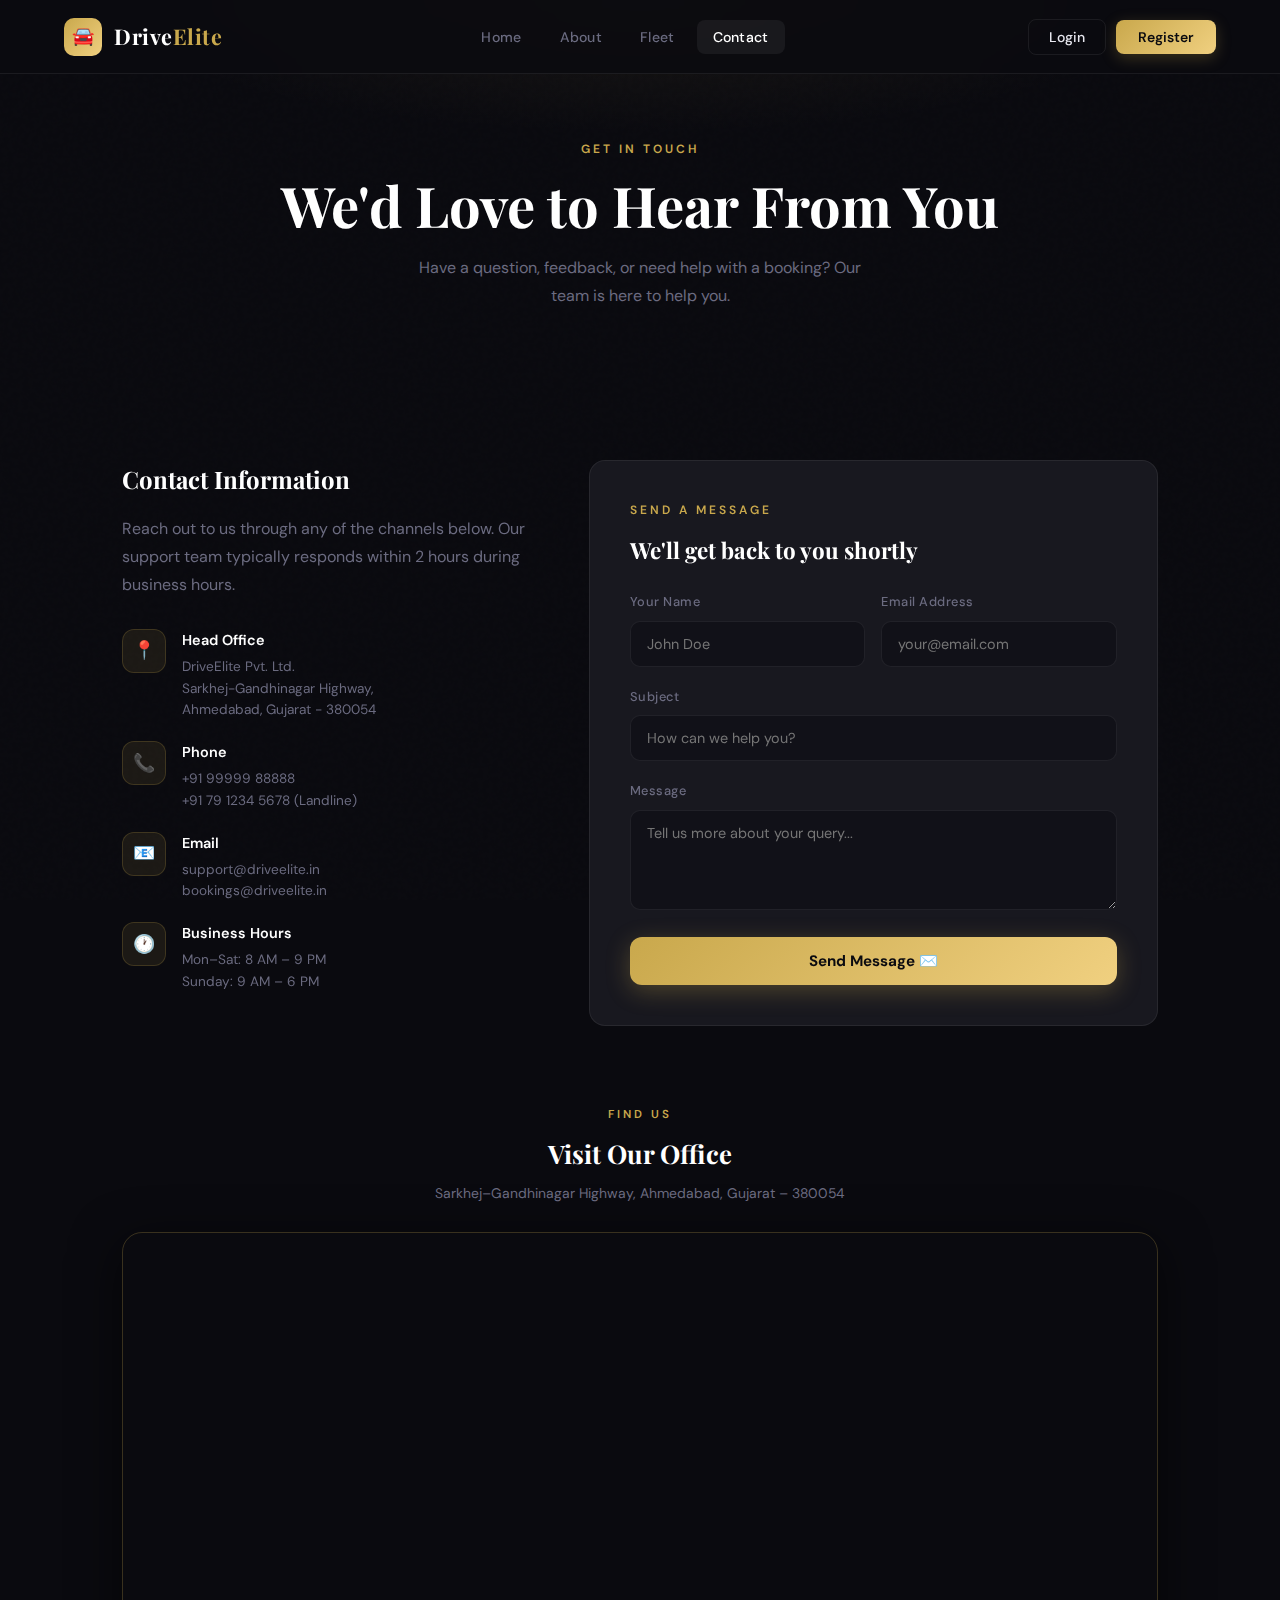
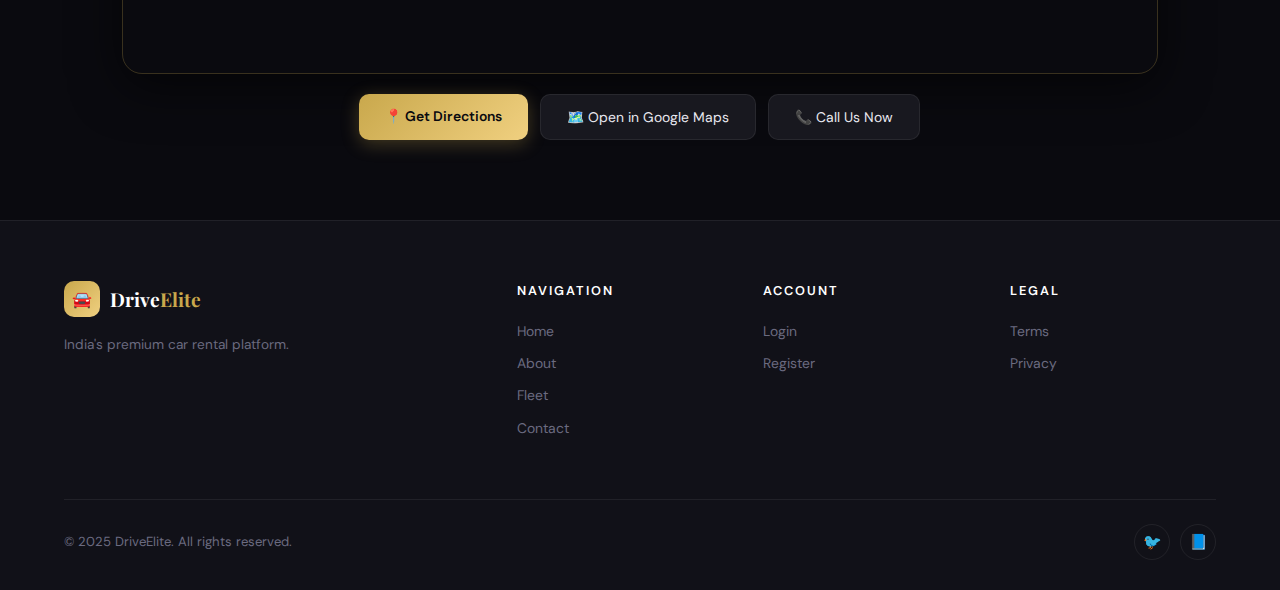
<file: carrental/contact.html>
<!DOCTYPE html>
<html lang="en">
<head>
  <meta charset="UTF-8">
  <meta name="viewport" content="width=device-width, initial-scale=1.0">
  <title>Contact — DriveElite</title>
  <link rel="stylesheet" href="style.css">
</head>

<body>

<nav class="navbar" id="navbar">
  <a href="index.html" class="nav-brand">
    <div class="logo-icon">🚘</div>
    <span class="brand-name">Drive<span>Elite</span></span>
  </a>
  <ul class="nav-links">
    <li><a href="index.html">Home</a></li>
    <li><a href="about.html">About</a></li>
    <li><a href="index.html#fleet">Fleet</a></li>
    <li><a href="contact.html" class="active">Contact</a></li>
  </ul>
  <div class="nav-actions" id="navActions">
    <a href="login.html"><button class="btn-outline">Login</button></a>
    <a href="register.html"><button class="btn-gold">Register</button></a>
  </div>
  <div class="hamburger" onclick="toggleMenu()"><span></span><span></span><span></span></div>
</nav>
<div class="mobile-menu" id="mobileMenu">
  <a href="index.html">Home</a>
  <a href="about.html">About</a>
  <a href="index.html#fleet">Fleet</a>
  <a href="login.html">Login</a>
  <a href="register.html">Register</a>
</div>

<!-- Page Header -->
<div class="page-header">
  <div class="section-label" style="justify-content:center;display:flex;">Get In Touch</div>
  <h1 class="section-title" style="font-size:clamp(2.5rem,5vw,3.5rem);">We'd Love to Hear From You</h1>
  <p style="color:var(--muted);max-width:480px;margin:12px auto 0;line-height:1.75;">Have a question, feedback, or need help with a booking? Our team is here to help you.</p>
</div>

<!-- Contact Section -->
<section style="padding:80px 5%;">
  <div class="container">
    <div class="contact-grid">
      <div class="contact-info">
        <h3>Contact Information</h3>
        <p>Reach out to us through any of the channels below. Our support team typically responds within 2 hours during business hours.</p>

        <div class="contact-items">
          <div class="contact-item">
            <div class="contact-item-icon">📍</div>
            <div>
              <div class="contact-item-title">Head Office</div>
              <div class="contact-item-val">DriveElite Pvt. Ltd.<br>Sarkhej-Gandhinagar Highway,<br>Ahmedabad, Gujarat - 380054</div>
            </div>
          </div>
          <div class="contact-item">
            <div class="contact-item-icon">📞</div>
            <div>
              <div class="contact-item-title">Phone</div>
              <div class="contact-item-val">+91 99999 88888<br>+91 79 1234 5678 (Landline)</div>
            </div>
          </div>
          <div class="contact-item">
            <div class="contact-item-icon">📧</div>
            <div>
              <div class="contact-item-title">Email</div>
              <div class="contact-item-val">support@driveelite.in<br>bookings@driveelite.in</div>
            </div>
          </div>
          <div class="contact-item">
            <div class="contact-item-icon">🕐</div>
            <div>
              <div class="contact-item-title">Business Hours</div>
              <div class="contact-item-val">Mon–Sat: 8 AM – 9 PM<br>Sunday: 9 AM – 6 PM</div>
            </div>
          </div>
        </div>
      </div>

      <div class="contact-form-card">
        <div class="section-label">Send a Message</div>
        <h3 style="font-family:'Playfair Display',serif;color:var(--white);font-size:1.4rem;margin-bottom:24px;">We'll get back to you shortly</h3>

        <div class="alert hidden" id="contactAlert"></div>

        <form id="contactForm">
          <div class="form-row">
            <div class="form-group">
              <label>Your Name</label>
              <input type="text" name="name" required placeholder="John Doe">
            </div>
            <div class="form-group">
              <label>Email Address</label>
              <input type="email" name="email" required placeholder="your@email.com">
            </div>
          </div>
          <div class="form-group">
            <label>Subject</label>
            <input type="text" name="subject" placeholder="How can we help you?">
          </div>
          <div class="form-group">
            <label>Message</label>
            <textarea name="message" required placeholder="Tell us more about your query..."></textarea>
          </div>
          <button type="submit" class="btn-submit" id="contactBtn">Send Message ✉️</button>
        </form>
      </div>
    </div>
  </div>
</section>

<!-- ===== GOOGLE MAP SECTION ===== -->
<div style="padding:0 5% 80px;">
  <div class="container">

    <!-- Map Header -->
    <div style="text-align:center; margin-bottom:28px;">
      <p style="font-size:0.72rem;letter-spacing:3px;color:var(--gold);text-transform:uppercase;font-weight:600;margin-bottom:8px;">Find Us</p>
      <h3 style="font-family:'Playfair Display',serif;font-size:1.6rem;color:var(--white);margin-bottom:8px;">Visit Our Office</h3>
      <p style="color:var(--muted);font-size:0.87rem;">Sarkhej–Gandhinagar Highway, Ahmedabad, Gujarat – 380054</p>
    </div>

    <!-- Google Map iframe — Dark themed -->
    <div style="border-radius:20px;overflow:hidden;border:1px solid rgba(201,168,76,0.25);box-shadow:0 12px 50px rgba(0,0,0,0.6);">
      <iframe
        src="https://www.google.com/maps/embed?pb=!1m18!1m12!1m3!1d3671.9022340849584!2d72.54944857507738!3d23.02256527917268!2m3!1f0!2f0!3f0!3m2!1i1024!2i768!4f13.1!3m3!1m2!1s0x395e84576f81a04f%3A0xa7ffe1b96a9e9f3b!2sSarkhej-Gandhinagar%20Hwy%2C%20Ahmedabad%2C%20Gujarat!5e0!3m2!1sen!2sin!4v1700000000000!5m2!1sen!2sin"
        width="100%"
        height="440"
        style="border:none; display:block; filter:invert(92%) hue-rotate(180deg) saturate(0.8) brightness(0.92);"
        allowfullscreen=""
        loading="lazy"
        referrerpolicy="no-referrer-when-downgrade"
        title="DriveElite Office Location">
      </iframe>
    </div>

    <!-- Direction Buttons -->
    <div style="display:flex; gap:12px; margin-top:20px; flex-wrap:wrap; justify-content:center;">
      <a href="https://maps.google.com/?q=Sarkhej+Gandhinagar+Highway+Ahmedabad" target="_blank"
         style="padding:11px 26px; background:linear-gradient(135deg,#c9a84c,#f0d080); color:#0a0a0f;
                border-radius:10px; font-weight:600; font-size:0.87rem; text-decoration:none;
                box-shadow:0 4px 18px rgba(201,168,76,0.3); transition:all 0.3s;"
         onmouseover="this.style.transform='translateY(-2px)'" onmouseout="this.style.transform='translateY(0)'">
        📍 Get Directions
      </a>
      <a href="https://maps.google.com/?q=23.0225,72.5714" target="_blank"
         style="padding:11px 26px; background:var(--bg3); color:var(--text);
                border:1px solid var(--border); border-radius:10px; font-size:0.87rem;
                text-decoration:none; transition:all 0.3s;"
         onmouseover="this.style.borderColor='#c9a84c'; this.style.color='#c9a84c';"
         onmouseout="this.style.borderColor='rgba(255,255,255,0.07)'; this.style.color='var(--text)'">
        🗺️ Open in Google Maps
      </a>
      <a href="tel:+919999988888"
         style="padding:11px 26px; background:var(--bg3); color:var(--text);
                border:1px solid var(--border); border-radius:10px; font-size:0.87rem;
                text-decoration:none; transition:all 0.3s;"
         onmouseover="this.style.borderColor='#c9a84c'; this.style.color='#c9a84c';"
         onmouseout="this.style.borderColor='rgba(255,255,255,0.07)'; this.style.color='var(--text)'">
        📞 Call Us Now
      </a>
    </div>

  </div>
</div>

<!-- Footer -->
<footer>
  <div class="footer-grid">
    <div class="footer-brand">
      <div class="logo-row">
        <div class="logo-icon">🚘</div>
        <span class="footer-brand-name">Drive<span>Elite</span></span>
      </div>
      <p>India's premium car rental platform.</p>
    </div>
    <div class="footer-col"><h4>Navigation</h4><a href="index.html">Home</a><a href="about.html">About</a><a href="index.html#fleet">Fleet</a><a href="contact.html">Contact</a></div>
    <div class="footer-col"><h4>Account</h4><a href="login.html">Login</a><a href="register.html">Register</a></div>
    <div class="footer-col"><h4>Legal</h4><a href="term.html">Terms</a><a href="#">Privacy</a></div>
  </div>
  <div class="footer-bottom">
    <p>© 2025 DriveElite. All rights reserved.</p>
    <div class="social-links"><a href="#" class="social-link">🐦</a><a href="#" class="social-link">📘</a></div>
  </div>
</footer>

<div class="toast" id="toast">
  <div class="toast-title" id="toastTitle"></div>
  <div class="toast-msg" id="toastMsg"></div>
</div>

<script src="js/main.js"></script>
<script>
document.getElementById('contactForm').addEventListener('submit', async function(e) {
  e.preventDefault();
  hideAlert('contactAlert');
  const btn = document.getElementById('contactBtn');
  btn.disabled = true;
  btn.innerHTML = '<span class="spinner"></span> Sending...';

  const fd = new FormData(this);
  try {
    const res  = await fetch('api/contact.php', { method:'POST', body:fd });
    const data = await res.json();
    if (data.success) {
      showAlert('contactAlert', '✅ ' + data.message, 'success');
      this.reset();
    } else {
      showAlert('contactAlert', data.error || 'Failed to send message', 'error');
    }
  } catch(err) {
    showAlert('contactAlert', 'Network error. Please try again.', 'error');
  } finally {
    btn.disabled = false;
    btn.textContent = 'Send Message ✉️';
  }
});
</script><script>
(function(){
  emailjs.init("D7FsZi_ni3BTK0sip");
})();

document.getElementById("contactForm").addEventListener("submit", function(e) {
  e.preventDefault();

  emailjs.sendForm("feni_23", "template_v3tmno7", this)
  .then(function(response) {
     alert("SUCCESS!", response.status, response.text);
  }, function(error) {
     alert("FAILED...", error);
     console.log(error);
  });
});
</script>
</body>
</html>
</file>
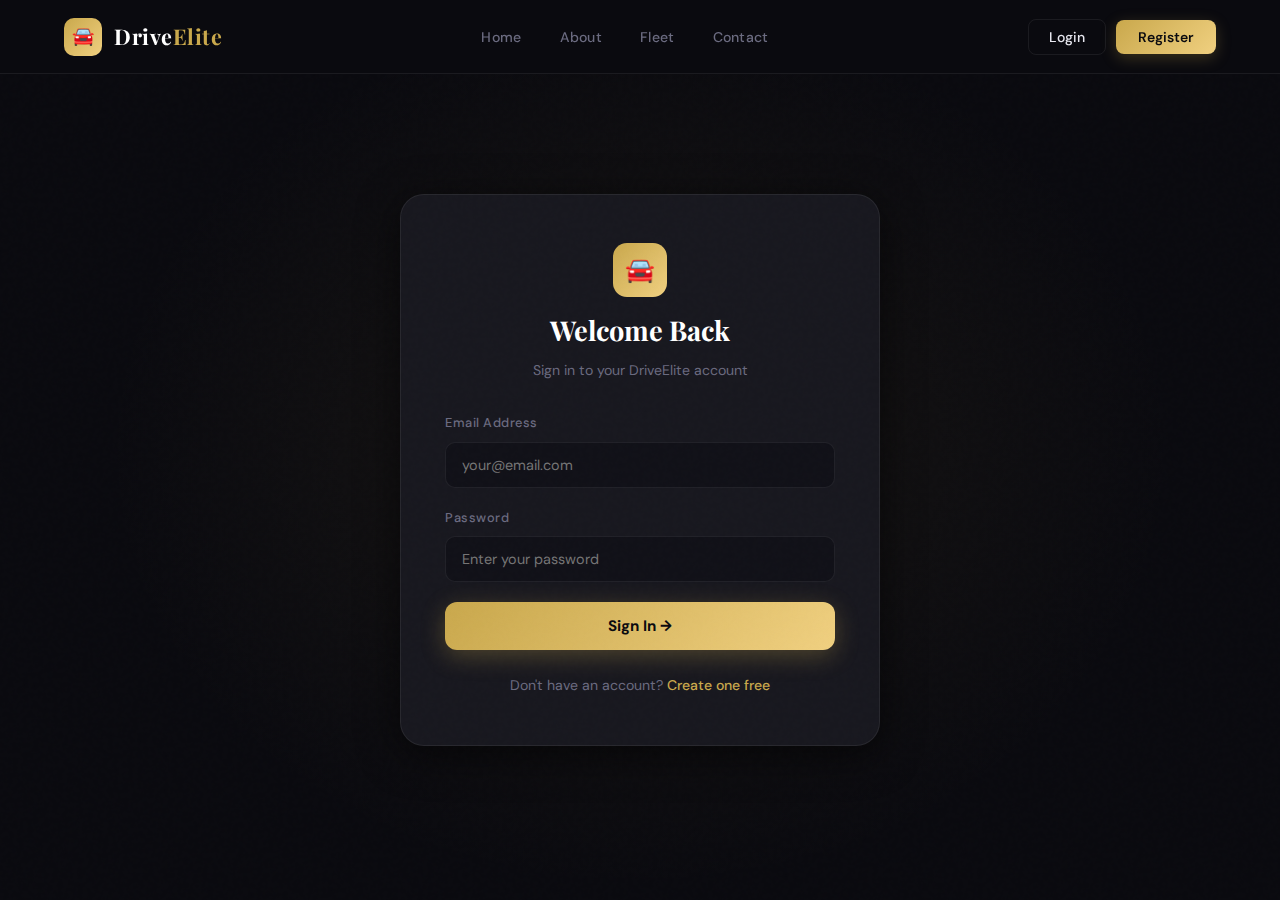
<file: carrental/login.html>
<!DOCTYPE html>
<html lang="en">
<head>
  <meta charset="UTF-8">
  <meta name="viewport" content="width=device-width, initial-scale=1.0">
  <title>Login — DriveElite</title>
  <link rel="stylesheet" href="style.css">
</head>
<body>

<!-- NAVBAR -->
<nav class="navbar" id="navbar">
  <a href="index.html" class="nav-brand">
    <div class="logo-icon">🚘</div>
    <span class="brand-name">Drive<span>Elite</span></span>
  </a>
  <ul class="nav-links">
    <li><a href="index.html">Home</a></li>
    <li><a href="about.html">About</a></li>
    <li><a href="index.html#fleet">Fleet</a></li>
    <li><a href="contact.html">Contact</a></li>
  </ul>
  <div class="nav-actions">
    <a href="login.html"><button class="btn-outline">Login</button></a>
    <a href="register.html"><button class="btn-gold">Register</button></a>
  </div>
  <div class="hamburger" onclick="toggleMenu()"><span></span><span></span><span></span></div>
</nav>
<div class="mobile-menu" id="mobileMenu">
  <a href="index.html">Home</a>
  <a href="about.html">About</a>
  <a href="contact.html">Contact</a>
  <a href="register.html">Register</a>
</div>

<!-- AUTH PAGE -->
<div class="auth-page">
  <div class="auth-card">
    <div class="auth-logo">
      <div class="logo-icon">🚘</div>
      <h2>Welcome Back</h2>
      <p>Sign in to your DriveElite account</p>
    </div>

    <div class="alert hidden" id="loginAlert"></div>

    <form id="loginForm">
      <div class="form-group">
        <label>Email Address</label>
        <input type="email" name="email" id="loginEmail" required placeholder="your@email.com" autocomplete="email">
      </div>
      <div class="form-group">
        <label>Password</label>
        <input type="password" name="password" id="loginPassword" required placeholder="Enter your password" autocomplete="current-password">
      </div>
      <button type="submit" class="btn-submit" id="loginBtn">Sign In →</button>
    </form>

    <div class="auth-link">
      Don't have an account? <a href="register.html">Create one free</a>
    </div>
  </div>
</div>

<div class="toast" id="toast">
  <div class="toast-title" id="toastTitle"></div>
  <div class="toast-msg" id="toastMsg"></div>
</div>

<script src="js/main.js"></script>
<script>
document.getElementById('loginForm').addEventListener('submit', async function(e) {
  e.preventDefault();
  hideAlert('loginAlert');
  const btn = document.getElementById('loginBtn');
  btn.disabled = true;
  btn.innerHTML = '<span class="spinner"></span> Signing in...';

  const fd = new FormData(this);
  try {
    const res  = await fetch('api/login.php', { method:'POST', body:fd });
    const data = await res.json();
    if (data.success) {
      showToast('✅ Welcome back!', `Hello, ${data.name}!`, 'success');
      setTimeout(() => window.location.href = 'index.html', 1200);
    } else {
      showAlert('loginAlert', data.error || 'Login failed', 'error');
      btn.disabled = false;
      btn.textContent = 'Sign In →';
    }
  } catch(err) {
    showAlert('loginAlert', 'Network error. Please check your server connection.', 'error');
    btn.disabled = false;
    btn.textContent = 'Sign In →';
  }
});
</script>
</body>
</html>
</file>
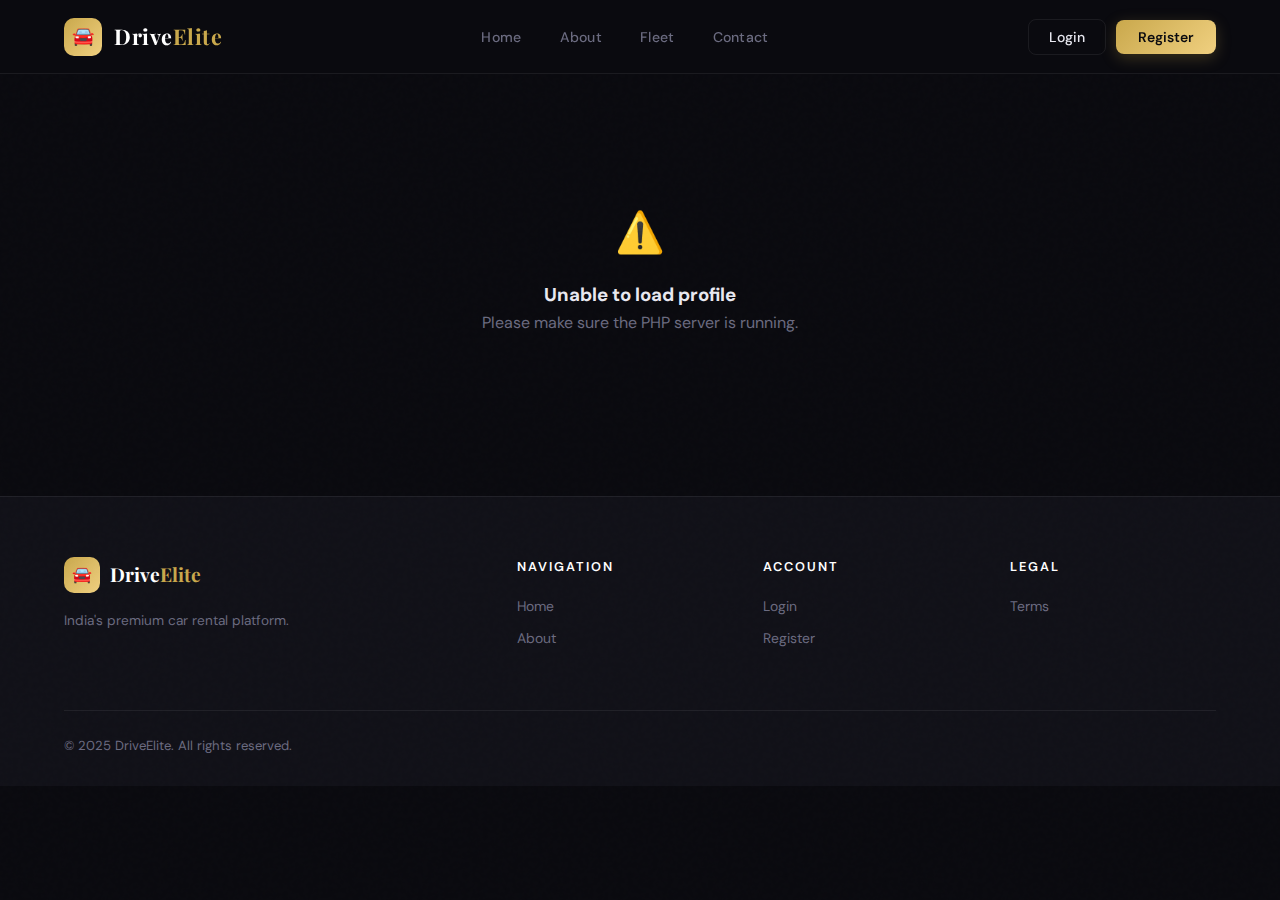
<file: carrental/profile.html>
<!DOCTYPE html>
<html lang="en">
<head>
  <meta charset="UTF-8">
  <meta name="viewport" content="width=device-width, initial-scale=1.0">
  <title>My Profile — DriveElite</title>
  <link rel="stylesheet" href="style.css">
</head>
<body>

<nav class="navbar" id="navbar">
  <a href="index.html" class="nav-brand">
    <div class="logo-icon">🚘</div>
    <span class="brand-name">Drive<span>Elite</span></span>
  </a>
  <ul class="nav-links">
    <li><a href="index.html">Home</a></li>
    <li><a href="about.html">About</a></li>
    <li><a href="index.html#fleet">Fleet</a></li>
    <li><a href="contact.html">Contact</a></li>
  </ul>
  <div class="nav-actions" id="navActions">
    <a href="login.html"><button class="btn-outline">Login</button></a>
    <a href="register.html"><button class="btn-gold">Register</button></a>
  </div>
  <div class="hamburger" onclick="toggleMenu()"><span></span><span></span><span></span></div>
</nav>
<div class="mobile-menu" id="mobileMenu">
  <a href="index.html">Home</a>
  <a href="about.html">About</a>
  <a href="index.html#fleet">Fleet</a>
  <a href="contact.html">Contact</a>
  <a href="login.html">Login</a>
  <a href="register.html">Register</a>
</div>

<!-- PROFILE CONTENT -->
<div class="profile-page container" id="profileContent">
  <!-- Loaded dynamically -->
  <div style="min-height:60vh;display:flex;align-items:center;justify-content:center;">
    <div style="text-align:center;color:var(--muted);">
      <div class="spinner" style="width:36px;height:36px;border-color:rgba(201,168,76,0.2);border-top-color:var(--gold);margin:0 auto 16px;"></div>
      <p>Loading profile...</p>
    </div>
  </div>
</div>

<!-- Footer -->
<footer>
  <div class="footer-grid">
    <div class="footer-brand">
      <div class="logo-row">
        <div class="logo-icon">🚘</div>
        <span class="footer-brand-name">Drive<span>Elite</span></span>
      </div>
      <p>India's premium car rental platform.</p>
    </div>
    <div class="footer-col"><h4>Navigation</h4><a href="index.html">Home</a><a href="about.html">About</a></div>
    <div class="footer-col"><h4>Account</h4><a href="login.html">Login</a><a href="register.html">Register</a></div>
    <div class="footer-col"><h4>Legal</h4><a href="term.html">Terms</a></div>
  </div>
  <div class="footer-bottom">
    <p>© 2025 DriveElite. All rights reserved.</p>
  </div>
</footer>

<div class="toast" id="toast">
  <div class="toast-title" id="toastTitle"></div>
  <div class="toast-msg" id="toastMsg"></div>
</div>

<script src="js/main.js"></script>
<script>
async function loadProfile() {
  const container = document.getElementById('profileContent');
  try {
    const res  = await fetch('api/profile.php');
    const data = await res.json();

    if (!data.logged_in) {
      container.innerHTML = `
        <div style="min-height:60vh;display:flex;align-items:center;justify-content:center;text-align:center;padding:40px;">
          <div>
            <div style="font-size:60px;margin-bottom:20px;">🔐</div>
            <h2 style="font-family:'Playfair Display',serif;color:var(--white);margin-bottom:12px;">Please Log In</h2>
            <p style="color:var(--muted);margin-bottom:30px;">You need to be logged in to view your profile and bookings.</p>
            <a href="login.html"><button class="btn-gold" style="padding:12px 30px;font-size:0.95rem;">Sign In →</button></a>
          </div>
        </div>`;
      return;
    }

    const u = data.user;
    const initials = u.full_name.split(' ').map(n=>n[0]).join('').slice(0,2).toUpperCase();
    const joined = new Date(u.created_at).toLocaleDateString('en-IN', {month:'long', year:'numeric'});
    const bookings = data.bookings || [];

    const bookingHTML = bookings.length ? bookings.map(b => `
      <div class="booking-item">
        <img src="img/${b.image || 'home_SUV1.jpg'}" class="booking-car-img"
             onerror="this.src='img/home_SUV1.jpg'" alt="${b.car_name}">
        <div style="flex:1;">
          <div class="booking-car-name">${b.car_name || 'Unknown Car'} <span style="font-size:0.75rem;color:var(--muted)">(${b.category || ''})</span></div>
          <div class="booking-dates">
            📅 ${new Date(b.pickup_date).toLocaleDateString('en-IN')} → ${new Date(b.return_date).toLocaleDateString('en-IN')}
            · ${b.total_days} day${b.total_days > 1 ? 's' : ''}
          </div>
          <div style="margin-top:6px;">
            <span class="booking-status ${b.status}">${b.status.charAt(0).toUpperCase() + b.status.slice(1)}</span>
          </div>
        </div>
        <div class="booking-price">
          <div class="amount">₹${parseFloat(b.total_price).toLocaleString('en-IN')}</div>
          <div style="font-size:0.75rem;color:var(--muted);">Total</div>
        </div>
      </div>
    `).join('') : `
      <div style="text-align:center;padding:40px;color:var(--muted);">
        <div style="font-size:40px;margin-bottom:12px;">🚗</div>
        <p>No bookings yet.</p>
        <a href="index.html#fleet" style="color:var(--gold);font-size:0.9rem;">Browse our fleet →</a>
      </div>`;

    container.innerHTML = `
      <div class="profile-header">
        <div class="profile-avatar-lg">${initials}</div>
        <div class="profile-info">
          <h2>${u.full_name}</h2>
          <p>Member since ${joined} · ${u.role === 'admin' ? '⭐ Admin' : '🧑‍💼 Customer'}</p>
        </div>
        <button class="btn-outline" onclick="logout()" style="margin-left:auto;">Logout</button>
      </div>

      <div class="profile-grid">
        <!-- Profile Details -->
        <div>
          <div class="profile-card">
            <h3>Account Details</h3>
            <div class="profile-field">
              <div class="profile-field-label">FULL NAME</div>
              <div class="profile-field-val">${u.full_name}</div>
            </div>
            <div class="profile-field">
              <div class="profile-field-label">EMAIL</div>
              <div class="profile-field-val">${u.email}</div>
            </div>
            <div class="profile-field">
              <div class="profile-field-label">PHONE</div>
              <div class="profile-field-val">${u.phone || 'Not provided'}</div>
            </div>
            <div class="profile-field">
              <div class="profile-field-label">MEMBER SINCE</div>
              <div class="profile-field-val">${joined}</div>
            </div>
          </div>

          <div class="profile-card" style="margin-top:20px;">
            <h3>Quick Stats</h3>
            <div style="display:grid;grid-template-columns:1fr 1fr;gap:16px;">
              <div style="text-align:center;padding:16px;background:var(--bg2);border-radius:10px;border:1px solid var(--border);">
                <div style="font-size:1.8rem;font-weight:700;color:var(--gold);">${bookings.length}</div>
                <div style="font-size:0.78rem;color:var(--muted);">Total Bookings</div>
              </div>
              <div style="text-align:center;padding:16px;background:var(--bg2);border-radius:10px;border:1px solid var(--border);">
                <div style="font-size:1.8rem;font-weight:700;color:var(--gold);">₹${bookings.reduce((s,b)=>s+parseFloat(b.total_price||0),0).toLocaleString('en-IN')}</div>
                <div style="font-size:0.78rem;color:var(--muted);">Total Spent</div>
              </div>
            </div>
          </div>
        </div>

        <!-- Bookings -->
        <div class="profile-card">
          <h3>My Bookings</h3>
          ${bookingHTML}
        </div>
      </div>
    `;
  } catch(err) {
    container.innerHTML = `
      <div style="text-align:center;padding:80px 20px;color:var(--muted);">
        <div style="font-size:40px;margin-bottom:16px;">⚠️</div>
        <h3 style="color:var(--text);">Unable to load profile</h3>
        <p>Please make sure the PHP server is running.</p>
      </div>`;
  }
}

document.addEventListener('DOMContentLoaded', loadProfile);
</script>
</body>
</html>
</file>
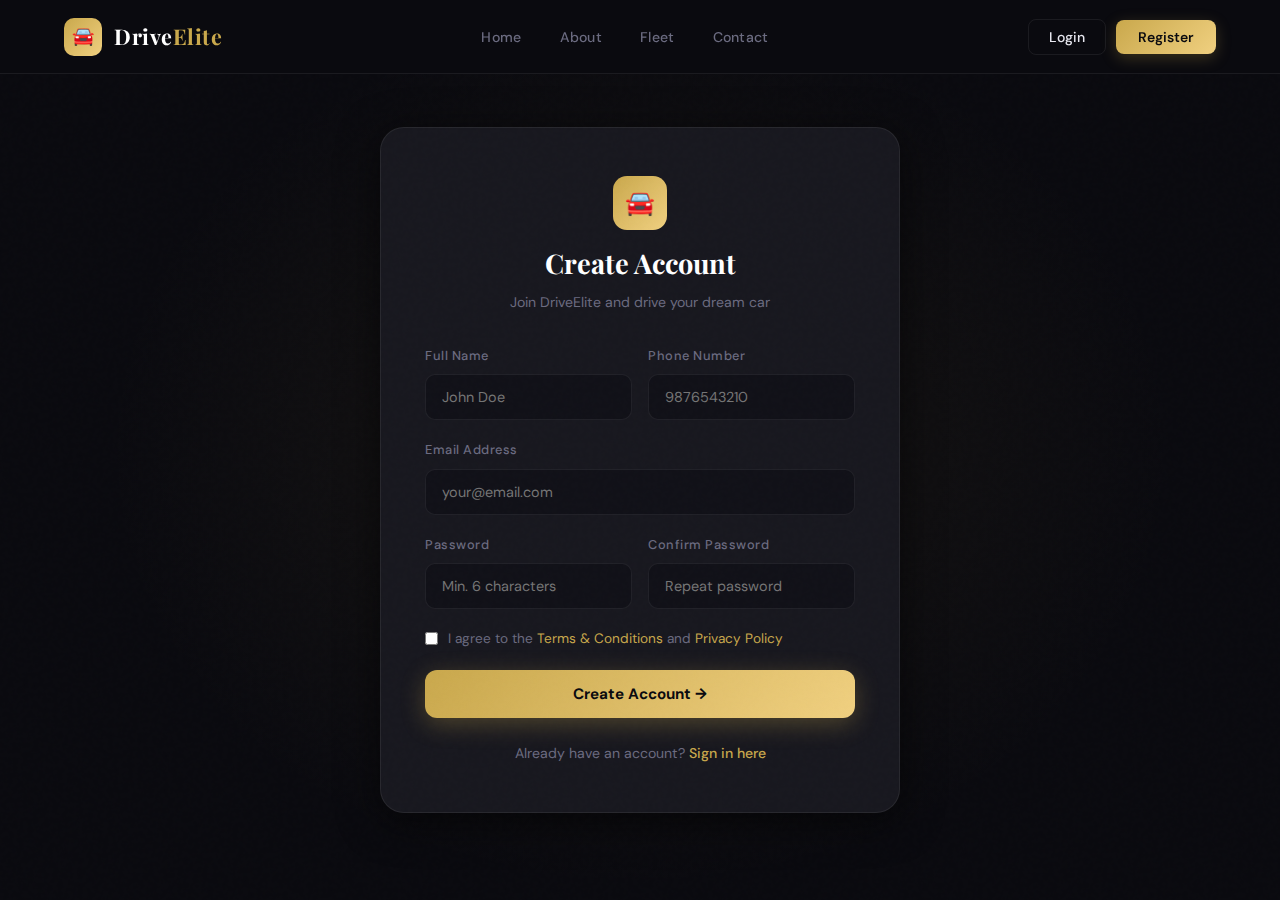
<file: carrental/register.html>
<!DOCTYPE html>
<html lang="en">
<head>
  <meta charset="UTF-8">
  <meta name="viewport" content="width=device-width, initial-scale=1.0">
  <title>Register — DriveElite</title>
  <link rel="stylesheet" href="style.css">
</head>
<body>

<nav class="navbar" id="navbar">
  <a href="index.html" class="nav-brand">
    <div class="logo-icon">🚘</div>
    <span class="brand-name">Drive<span>Elite</span></span>
  </a>
  <ul class="nav-links">
    <li><a href="index.html">Home</a></li>
    <li><a href="about.html">About</a></li>
    <li><a href="index.html#fleet">Fleet</a></li>
    <li><a href="contact.html">Contact</a></li>
  </ul>
  <div class="nav-actions">
    <a href="login.html"><button class="btn-outline">Login</button></a>
    <a href="register.html"><button class="btn-gold">Register</button></a>
  </div>
  <div class="hamburger" onclick="toggleMenu()"><span></span><span></span><span></span></div>
</nav>
<div class="mobile-menu" id="mobileMenu">
  <a href="index.html">Home</a>
  <a href="about.html">About</a>
  <a href="contact.html">Contact</a>
  <a href="login.html">Login</a>
</div>

<div class="auth-page">
  <div class="auth-card" style="max-width:520px;">
    <div class="auth-logo">
      <div class="logo-icon">🚘</div>
      <h2>Create Account</h2>
      <p>Join DriveElite and drive your dream car</p>
    </div>

    <div class="alert hidden" id="regAlert"></div>

    <form id="registerForm">
      <div class="form-row">
        <div class="form-group">
          <label>Full Name</label>
          <input type="text" name="full_name" required placeholder="John Doe">
        </div>
        <div class="form-group">
          <label>Phone Number</label>
          <input type="tel" name="phone" placeholder="9876543210">
        </div>
      </div>
      <div class="form-group">
        <label>Email Address</label>
        <input type="email" name="email" required placeholder="your@email.com">
      </div>
      <div class="form-row">
        <div class="form-group">
          <label>Password</label>
          <input type="password" name="password" id="regPass" required placeholder="Min. 6 characters">
        </div>
        <div class="form-group">
          <label>Confirm Password</label>
          <input type="password" name="confirm_password" id="regConfirm" required placeholder="Repeat password">
        </div>
      </div>

      <!-- Password strength -->
      <div id="passStrength" style="margin-top:-12px;margin-bottom:18px;display:none;">
        <div style="height:4px;border-radius:2px;background:var(--border);margin-bottom:6px;">
          <div id="strengthBar" style="height:100%;border-radius:2px;transition:all 0.3s;width:0%"></div>
        </div>
        <div id="strengthText" style="font-size:0.75rem;color:var(--muted)"></div>
      </div>

      <div class="terms-row">
        <input type="checkbox" id="termsCheck" required>
        <label for="termsCheck">I agree to the <a href="term.html">Terms & Conditions</a> and <a href="#">Privacy Policy</a></label>
      </div>

      <button type="submit" class="btn-submit" id="regBtn">Create Account →</button>
    </form>

    <div class="auth-link">
      Already have an account? <a href="login.html">Sign in here</a>
    </div>
  </div>
</div>

<div class="toast" id="toast">
  <div class="toast-title" id="toastTitle"></div>
  <div class="toast-msg" id="toastMsg"></div>
</div>

<script src="js/main.js"></script>
<script>
// Password strength
document.getElementById('regPass').addEventListener('input', function() {
  const val = this.value;
  const wrap = document.getElementById('passStrength');
  const bar  = document.getElementById('strengthBar');
  const txt  = document.getElementById('strengthText');

  if (!val) { wrap.style.display='none'; return; }
  wrap.style.display = 'block';

  let score = 0;
  if (val.length >= 6)  score++;
  if (val.length >= 10) score++;
  if (/[A-Z]/.test(val)) score++;
  if (/[0-9]/.test(val)) score++;
  if (/[^A-Za-z0-9]/.test(val)) score++;

  const levels = [
    { pct:'20%', color:'#e63946', label:'Very Weak' },
    { pct:'40%', color:'#f97316', label:'Weak' },
    { pct:'60%', color:'#f59e0b', label:'Fair' },
    { pct:'80%', color:'#10b981', label:'Strong' },
    { pct:'100%', color:'#059669', label:'Very Strong' },
  ];
  const l = levels[score - 1] || levels[0];
  bar.style.width  = l.pct;
  bar.style.background = l.color;
  txt.style.color  = l.color;
  txt.textContent  = l.label;
});

document.getElementById('registerForm').addEventListener('submit', async function(e) {
  e.preventDefault();
  hideAlert('regAlert');

  if (document.getElementById('regPass').value !== document.getElementById('regConfirm').value) {
    showAlert('regAlert', 'Passwords do not match!', 'error');
    return;
  }

  const btn = document.getElementById('regBtn');
  btn.disabled = true;
  btn.innerHTML = '<span class="spinner"></span> Creating account...';

  const fd = new FormData(this);
  try {
    const res  = await fetch('api/register.php', { method:'POST', body:fd });
    const data = await res.json();
    if (data.success) {
      showToast('🎉 Welcome aboard!', `Account created for ${data.name}!`, 'success');
      setTimeout(() => window.location.href = 'index.html', 1500);
    } else {
      showAlert('regAlert', data.error || 'Registration failed', 'error');
      btn.disabled = false;
      btn.textContent = 'Create Account →';
    }
  } catch(err) {
    showAlert('regAlert', 'Network error. Check server connection.', 'error');
    btn.disabled = false;
    btn.textContent = 'Create Account →';
  }
});
</script>
</body>
</html>
</file>
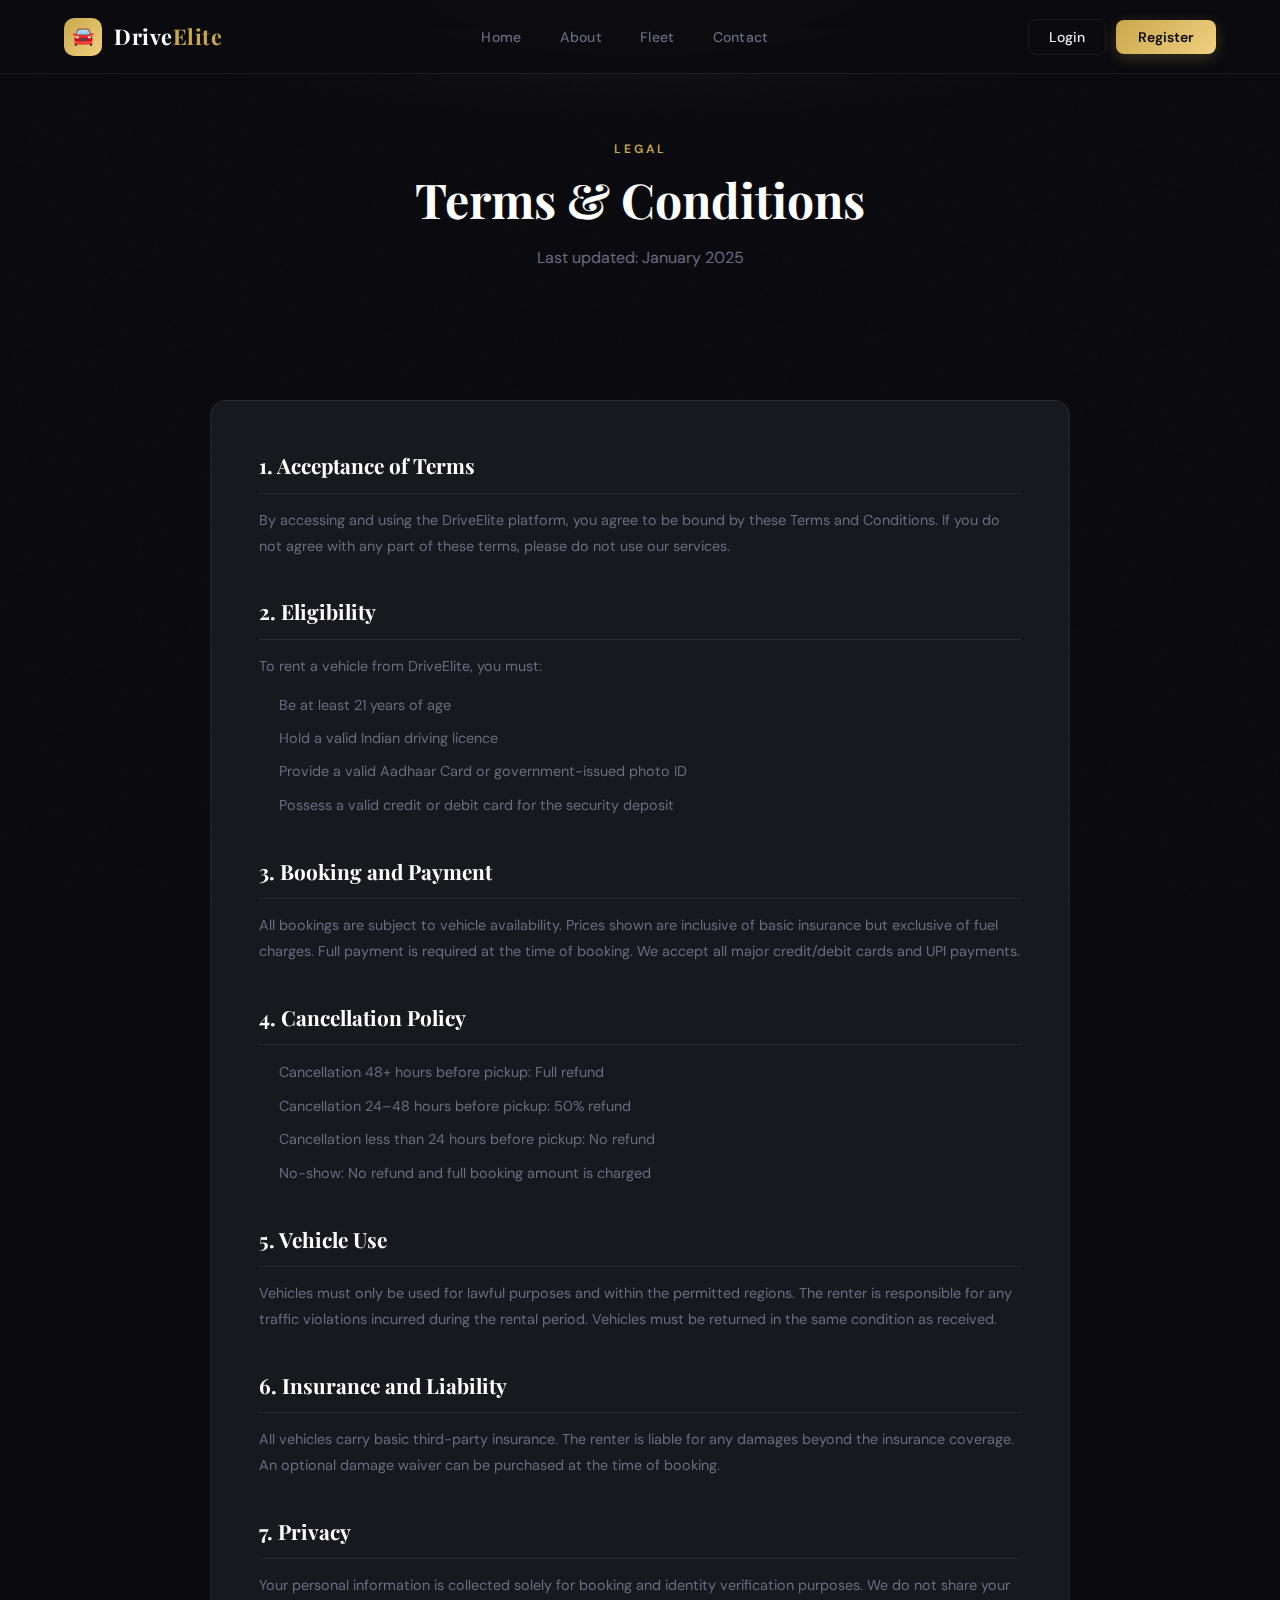
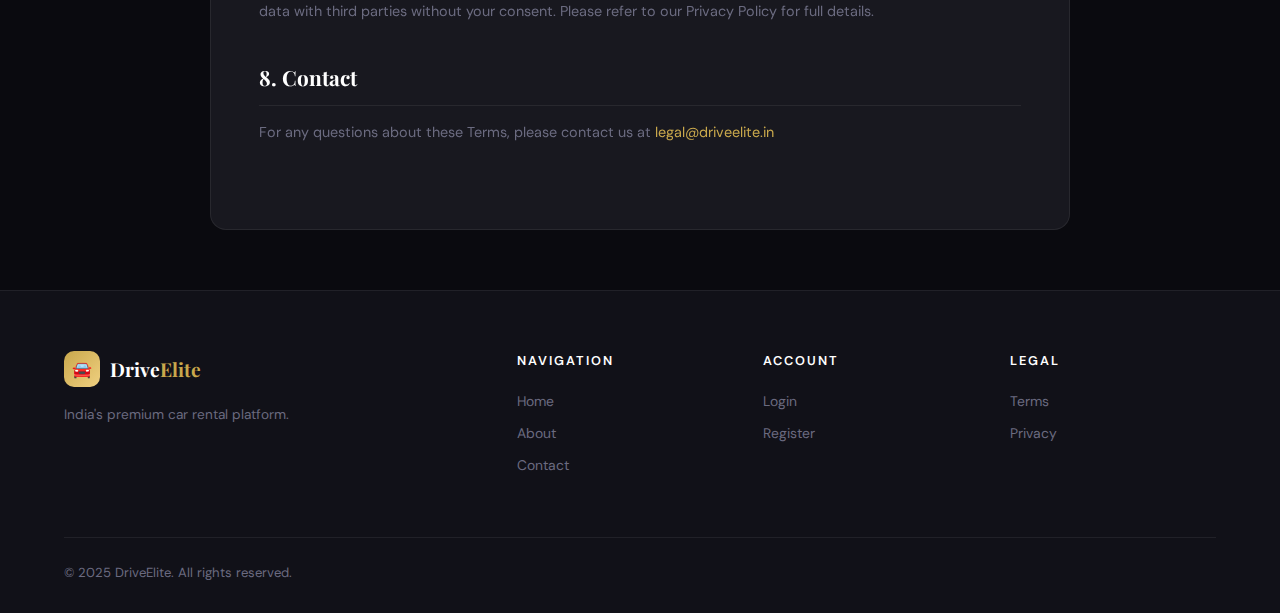
<file: carrental/term.html>
<!DOCTYPE html>
<html lang="en">
<head>
  <meta charset="UTF-8">
  <meta name="viewport" content="width=device-width, initial-scale=1.0">
  <title>Terms & Conditions — DriveElite</title>
  <link rel="stylesheet" href="style.css">
</head>
<body>

<nav class="navbar" id="navbar">
  <a href="index.html" class="nav-brand">
    <div class="logo-icon">🚘</div>
    <span class="brand-name">Drive<span>Elite</span></span>
  </a>
  <ul class="nav-links">
    <li><a href="index.html">Home</a></li>
    <li><a href="about.html">About</a></li>
    <li><a href="index.html#fleet">Fleet</a></li>
    <li><a href="contact.html">Contact</a></li>
  </ul>
  <div class="nav-actions" id="navActions">
    <a href="login.html"><button class="btn-outline">Login</button></a>
    <a href="register.html"><button class="btn-gold">Register</button></a>
  </div>
  <div class="hamburger" onclick="toggleMenu()"><span></span><span></span><span></span></div>
</nav>
<div class="mobile-menu" id="mobileMenu">
  <a href="index.html">Home</a><a href="about.html">About</a><a href="contact.html">Contact</a>
  <a href="login.html">Login</a><a href="register.html">Register</a>
</div>

<div class="page-header">
  <div class="section-label" style="justify-content:center;display:flex;">Legal</div>
  <h1 class="section-title" style="font-size:clamp(2rem,4vw,3rem);">Terms & Conditions</h1>
  <p style="color:var(--muted);margin-top:10px;">Last updated: January 2025</p>
</div>

<section style="padding:60px 5%;">
  <div class="container" style="max-width:860px;">
    <div style="background:var(--bg3);border:1px solid var(--border);border-radius:var(--radius);padding:48px;">
      <style>
        .terms-section { margin-bottom:36px; }
        .terms-section h2 { font-family:'Playfair Display',serif; font-size:1.3rem; color:var(--white); margin-bottom:14px; padding-bottom:10px; border-bottom:1px solid var(--border); }
        .terms-section p  { color:var(--muted); line-height:1.8; margin-bottom:12px; font-size:0.9rem; }
        .terms-section ul { color:var(--muted); padding-left:20px; line-height:1.9; font-size:0.9rem; }
        .terms-section li { margin-bottom:6px; }
      </style>

      <div class="terms-section">
        <h2>1. Acceptance of Terms</h2>
        <p>By accessing and using the DriveElite platform, you agree to be bound by these Terms and Conditions. If you do not agree with any part of these terms, please do not use our services.</p>
      </div>

      <div class="terms-section">
        <h2>2. Eligibility</h2>
        <p>To rent a vehicle from DriveElite, you must:</p>
        <ul>
          <li>Be at least 21 years of age</li>
          <li>Hold a valid Indian driving licence</li>
          <li>Provide a valid Aadhaar Card or government-issued photo ID</li>
          <li>Possess a valid credit or debit card for the security deposit</li>
        </ul>
      </div>

      <div class="terms-section">
        <h2>3. Booking and Payment</h2>
        <p>All bookings are subject to vehicle availability. Prices shown are inclusive of basic insurance but exclusive of fuel charges. Full payment is required at the time of booking. We accept all major credit/debit cards and UPI payments.</p>
      </div>

      <div class="terms-section">
        <h2>4. Cancellation Policy</h2>
        <ul>
          <li>Cancellation 48+ hours before pickup: Full refund</li>
          <li>Cancellation 24–48 hours before pickup: 50% refund</li>
          <li>Cancellation less than 24 hours before pickup: No refund</li>
          <li>No-show: No refund and full booking amount is charged</li>
        </ul>
      </div>

      <div class="terms-section">
        <h2>5. Vehicle Use</h2>
        <p>Vehicles must only be used for lawful purposes and within the permitted regions. The renter is responsible for any traffic violations incurred during the rental period. Vehicles must be returned in the same condition as received.</p>
      </div>

      <div class="terms-section">
        <h2>6. Insurance and Liability</h2>
        <p>All vehicles carry basic third-party insurance. The renter is liable for any damages beyond the insurance coverage. An optional damage waiver can be purchased at the time of booking.</p>
      </div>

      <div class="terms-section">
        <h2>7. Privacy</h2>
        <p>Your personal information is collected solely for booking and identity verification purposes. We do not share your data with third parties without your consent. Please refer to our Privacy Policy for full details.</p>
      </div>

      <div class="terms-section">
        <h2>8. Contact</h2>
        <p>For any questions about these Terms, please contact us at <a href="mailto:legal@driveelite.in" style="color:var(--gold);">legal@driveelite.in</a></p>
      </div>
    </div>
  </div>
</section>

<footer>
  <div class="footer-grid">
    <div class="footer-brand">
      <div class="logo-row">
        <div class="logo-icon">🚘</div>
        <span class="footer-brand-name">Drive<span>Elite</span></span>
      </div>
      <p>India's premium car rental platform.</p>
    </div>
    <div class="footer-col"><h4>Navigation</h4><a href="index.html">Home</a><a href="about.html">About</a><a href="contact.html">Contact</a></div>
    <div class="footer-col"><h4>Account</h4><a href="login.html">Login</a><a href="register.html">Register</a></div>
    <div class="footer-col"><h4>Legal</h4><a href="term.html">Terms</a><a href="#">Privacy</a></div>
  </div>
  <div class="footer-bottom">
    <p>© 2025 DriveElite. All rights reserved.</p>
  </div>
</footer>

<script src="js/main.js"></script>
</body>
</html>
</file>
<file: carrental/style.css>
/* ================================================
   DRIVEELITE — Car Rental Platform
   Modern Dark Luxury Theme
   Fonts: Playfair Display + DM Sans
================================================ */

@import url('https://fonts.googleapis.com/css2?family=Playfair+Display:wght@400;600;700;900&family=DM+Sans:wght@300;400;500;600&display=swap');

/* ─── CSS VARIABLES ─────────────────────────── */
:root {
  --bg: #0a0a0f;
  --bg2: #111118;
  --bg3: #18181f;
  --card: #16161e;
  --border: rgba(255,255,255,0.07);
  --gold: #c9a84c;
  --gold2: #f0d080;
  --red: #e63946;
  --text: #e8e8f0;
  --muted: #6b6b80;
  --white: #ffffff;
  --radius: 16px;
  --radius-sm: 10px;
  --shadow: 0 8px 40px rgba(0,0,0,0.6);
  --transition: all 0.35s cubic-bezier(0.4, 0, 0.2, 1);
  --glow: 0 0 30px rgba(201,168,76,0.15);
}

/* ─── RESET ─────────────────────────────────── */
*, *::before, *::after { margin:0; padding:0; box-sizing:border-box; }
html { scroll-behavior:smooth; }
body {
  font-family: 'DM Sans', sans-serif;
  background: var(--bg);
  color: var(--text);
  line-height: 1.6;
  overflow-x: hidden;
}
a { text-decoration:none; color:inherit; }
img { display:block; max-width:100%; }
ul { list-style:none; }
input, select, textarea, button { font-family:inherit; }

/* ─── SCROLLBAR ──────────────────────────────── */
::-webkit-scrollbar { width:6px; }
::-webkit-scrollbar-track { background:var(--bg); }
::-webkit-scrollbar-thumb { background:var(--gold); border-radius:3px; }

/* ─── SELECTION ──────────────────────────────── */
::selection { background:rgba(201,168,76,0.25); color:var(--gold2); }

/* ─── CONTAINER ──────────────────────────────── */
.container { width:90%; max-width:1240px; margin:0 auto; }

/* ─── NOISE TEXTURE OVERLAY ──────────────────── */
body::before {
  content:'';
  position:fixed; top:0; left:0; right:0; bottom:0;
  background-image: url("data:image/svg+xml,%3Csvg viewBox='0 0 200 200' xmlns='http://www.w3.org/2000/svg'%3E%3Cfilter id='n'%3E%3CfeTurbulence type='fractalNoise' baseFrequency='0.9' numOctaves='4' stitchTiles='stitch'/%3E%3C/filter%3E%3Crect width='100%25' height='100%25' filter='url(%23n)' opacity='0.03'/%3E%3C/svg%3E");
  pointer-events:none; z-index:0; opacity:0.4;
}

/* ─── NAVBAR ─────────────────────────────────── */
.navbar {
  position:fixed; top:0; left:0; right:0; z-index:1000;
  padding:0 5%;
  display:flex; align-items:center; justify-content:space-between;
  height:74px;
  background:rgba(10,10,15,0.85);
  backdrop-filter:blur(20px);
  -webkit-backdrop-filter:blur(20px);
  border-bottom:1px solid var(--border);
  transition:var(--transition);
}
.navbar.scrolled {
  background:rgba(10,10,15,0.97);
  box-shadow: 0 4px 30px rgba(0,0,0,0.5);
}
.nav-brand {
  display:flex; align-items:center; gap:12px;
}
.nav-brand .logo-icon {
  width:38px; height:38px;
  background:linear-gradient(135deg, var(--gold), var(--gold2));
  border-radius:10px;
  display:flex; align-items:center; justify-content:center;
  font-size:18px;
}
.nav-brand .brand-name {
  font-family:'Playfair Display', serif;
  font-size:1.35rem; font-weight:700;
  color:var(--white);
  letter-spacing:0.5px;
}
.nav-brand .brand-name span { color:var(--gold); }
.nav-links {
  display:flex; align-items:center; gap:6px;
}
.nav-links a {
  color:var(--muted); font-size:0.88rem; font-weight:500;
  padding:8px 16px; border-radius:8px;
  transition:var(--transition); letter-spacing:0.3px;
}
.nav-links a:hover, .nav-links a.active {
  color:var(--white); background:rgba(255,255,255,0.06);
}
.nav-actions { display:flex; align-items:center; gap:10px; }
.btn-outline {
  padding:8px 20px; border-radius:8px;
  border:1px solid var(--border); color:var(--text);
  font-size:0.875rem; font-weight:500;
  background:transparent; cursor:pointer;
  transition:var(--transition);
}
.btn-outline:hover { border-color:var(--gold); color:var(--gold); }
.btn-gold {
  padding:8px 22px; border-radius:8px;
  background:linear-gradient(135deg, var(--gold), var(--gold2));
  color:#0a0a0f; font-size:0.875rem; font-weight:600;
  border:none; cursor:pointer; transition:var(--transition);
  box-shadow: 0 4px 15px rgba(201,168,76,0.25);
}
.btn-gold:hover { transform:translateY(-1px); box-shadow: 0 6px 25px rgba(201,168,76,0.4); }
.btn-gold:active { transform:translateY(0); }

/* User avatar in nav */
.nav-user {
  display:flex; align-items:center; gap:10px;
  padding:6px 14px; border-radius:10px;
  background:var(--bg3); border:1px solid var(--border);
  cursor:pointer; transition:var(--transition);
}
.nav-user:hover { border-color:var(--gold); }
.nav-user .avatar {
  width:30px; height:30px; border-radius:50%;
  background:linear-gradient(135deg, var(--gold), var(--gold2));
  display:flex; align-items:center; justify-content:center;
  font-size:13px; font-weight:700; color:#0a0a0f;
}
.nav-user span { font-size:0.85rem; font-weight:500; }

/* Hamburger */
.hamburger {
  display:none; flex-direction:column; gap:5px;
  cursor:pointer; padding:4px;
}
.hamburger span {
  width:24px; height:2px; background:var(--text);
  border-radius:2px; transition:var(--transition);
}

/* Mobile menu */
.mobile-menu {
  display:none; position:fixed;
  top:74px; left:0; right:0;
  background:rgba(16,16,24,0.98);
  backdrop-filter:blur(20px);
  border-bottom:1px solid var(--border);
  padding:20px 5%; z-index:999;
  flex-direction:column; gap:8px;
}
.mobile-menu a {
  padding:12px 16px; border-radius:10px;
  color:var(--text); font-weight:500;
  transition:var(--transition);
}
.mobile-menu a:hover { background:var(--bg3); color:var(--gold); }
.mobile-menu.open { display:flex; }

/* ─── HERO ───────────────────────────────────── */
.hero {
  min-height:100vh; display:flex; align-items:center;
  position:relative; overflow:hidden;
  padding:120px 5% 80px;
}
.hero-bg {
  position:absolute; inset:0; z-index:0;
  background:
    radial-gradient(ellipse 80% 60% at 60% 50%, rgba(201,168,76,0.08) 0%, transparent 70%),
    radial-gradient(ellipse 40% 60% at 20% 80%, rgba(230,57,70,0.06) 0%, transparent 60%),
    var(--bg);
}
.hero-grid {
  position:absolute; inset:0; z-index:0;
  background-image: linear-gradient(rgba(255,255,255,0.02) 1px, transparent 1px),
                    linear-gradient(90deg, rgba(255,255,255,0.02) 1px, transparent 1px);
  background-size: 60px 60px;
  mask-image: radial-gradient(ellipse 70% 70% at 50% 50%, black, transparent);
}
.hero-content {
  position:relative; z-index:2;
  max-width:600px;
  animation: heroIn 1s ease both;
}
@keyframes heroIn {
  from { opacity:0; transform:translateY(40px); }
  to   { opacity:1; transform:translateY(0); }
}
.hero-badge {
  display:inline-flex; align-items:center; gap:8px;
  background:rgba(201,168,76,0.1); border:1px solid rgba(201,168,76,0.25);
  padding:6px 16px; border-radius:100px;
  font-size:0.8rem; font-weight:500; color:var(--gold);
  margin-bottom:24px; letter-spacing:0.5px;
}
.hero-badge::before {
  content:''; width:7px; height:7px;
  background:var(--gold); border-radius:50%;
  animation:pulse 2s ease infinite;
}
@keyframes pulse {
  0%,100% { transform:scale(1); opacity:1; }
  50%      { transform:scale(1.4); opacity:0.6; }
}
.hero h1 {
  font-family:'Playfair Display', serif;
  font-size:clamp(2.8rem, 6vw, 5rem);
  font-weight:900; line-height:1.08;
  color:var(--white);
  margin-bottom:20px;
}
.hero h1 .highlight {
  background:linear-gradient(135deg, var(--gold), var(--gold2));
  -webkit-background-clip:text; -webkit-text-fill-color:transparent;
  background-clip:text;
}
.hero p {
  font-size:1.05rem; color:var(--muted);
  max-width:480px; margin-bottom:40px; line-height:1.75;
}
.hero-actions { display:flex; gap:14px; flex-wrap:wrap; }
.btn-hero {
  padding:14px 32px; border-radius:12px; font-weight:600;
  font-size:0.95rem; cursor:pointer; transition:var(--transition);
  border:none;
}
.btn-hero.primary {
  background:linear-gradient(135deg, var(--gold), var(--gold2));
  color:#0a0a0f;
  box-shadow: 0 6px 30px rgba(201,168,76,0.35);
}
.btn-hero.primary:hover { transform:translateY(-2px); box-shadow: 0 10px 40px rgba(201,168,76,0.5); }
.btn-hero.secondary {
  background:var(--bg3); color:var(--text);
  border:1px solid var(--border);
}
.btn-hero.secondary:hover { border-color:var(--gold); color:var(--gold); transform:translateY(-2px); }

.hero-stats {
  display:flex; gap:40px; margin-top:60px; flex-wrap:wrap;
}
.hero-stat-num {
  font-family:'Playfair Display', serif;
  font-size:2rem; font-weight:700; color:var(--white);
}
.hero-stat-num span { color:var(--gold); }
.hero-stat-label { font-size:0.8rem; color:var(--muted); margin-top:2px; letter-spacing:0.5px; }

/* Floating car image */
.hero-image {
  position:absolute; right:-2%; bottom:0; z-index:1;
  width:55%; max-width:780px;
  animation: floatCar 5s ease-in-out infinite;
}
@keyframes floatCar {
  0%,100% { transform:translateY(0) rotate(0deg); }
  50%      { transform:translateY(-18px) rotate(-0.5deg); }
}
.hero-image img {
  width:100%; object-fit:contain;
  filter:drop-shadow(0 30px 60px rgba(0,0,0,0.8));
}

/* ─── SECTION COMMON ─────────────────────────── */
section { padding:100px 0; position:relative; }
.section-label {
  font-size:0.75rem; font-weight:600; letter-spacing:3px;
  color:var(--gold); text-transform:uppercase; margin-bottom:12px;
}
.section-title {
  font-family:'Playfair Display', serif;
  font-size:clamp(2rem, 4vw, 3rem); font-weight:700;
  color:var(--white); line-height:1.2; margin-bottom:16px;
}
.section-sub {
  color:var(--muted); font-size:1rem; max-width:520px; line-height:1.7;
}
.section-header { margin-bottom:60px; }
.section-header.center { text-align:center; }
.section-header.center .section-sub { margin:0 auto; }

/* ─── SEARCH BAR ──────────────────────────────── */
.search-section {
  padding:0; position:relative; z-index:10;
  margin-top:-30px;
}
.search-card {
  background:var(--bg3); border:1px solid var(--border);
  border-radius:20px; padding:32px 40px;
  box-shadow: var(--shadow);
}
.search-form {
  display:grid; grid-template-columns:1fr 1fr 1fr auto;
  gap:16px; align-items:end;
}
.form-field label {
  display:block; font-size:0.78rem; color:var(--muted);
  letter-spacing:0.5px; margin-bottom:8px; font-weight:500;
}
.form-field input, .form-field select {
  width:100%; padding:13px 16px; border-radius:10px;
  background:var(--bg2); border:1px solid var(--border);
  color:var(--text); font-size:0.9rem;
  transition:var(--transition); outline:none;
}
.form-field input:focus, .form-field select:focus {
  border-color:var(--gold); box-shadow: 0 0 0 3px rgba(201,168,76,0.1);
}
.form-field select option { background:var(--bg2); }
.btn-search {
  padding:13px 30px; border-radius:10px; border:none;
  background:linear-gradient(135deg, var(--gold), var(--gold2));
  color:#0a0a0f; font-weight:600; font-size:0.9rem;
  cursor:pointer; transition:var(--transition); white-space:nowrap;
}
.btn-search:hover { transform:translateY(-1px); box-shadow: 0 6px 25px rgba(201,168,76,0.4); }

/* ─── FLEET / CARS GRID ───────────────────────── */
.fleet-section { background:var(--bg); }
.filter-tabs {
  display:flex; gap:8px; flex-wrap:wrap; margin-bottom:40px;
}
.filter-tab {
  padding:9px 22px; border-radius:100px;
  border:1px solid var(--border); background:transparent;
  color:var(--muted); font-size:0.85rem; font-weight:500;
  cursor:pointer; transition:var(--transition);
}
.filter-tab.active, .filter-tab:hover {
  background:var(--gold); border-color:var(--gold);
  color:#0a0a0f;
}
.cars-grid {
  display:grid; grid-template-columns:repeat(auto-fill, minmax(320px,1fr));
  gap:24px;
}
.car-card {
  background:var(--card); border:1px solid var(--border);
  border-radius:var(--radius); overflow:hidden;
  transition:var(--transition); position:relative;
  animation: cardIn 0.5s ease both;
}
@keyframes cardIn {
  from { opacity:0; transform:translateY(20px); }
  to   { opacity:1; transform:translateY(0); }
}
.car-card:hover {
  border-color:rgba(201,168,76,0.3);
  transform:translateY(-6px);
  box-shadow: 0 20px 60px rgba(0,0,0,0.5), var(--glow);
}
.car-img-wrap {
  height:200px; overflow:hidden;
  background:linear-gradient(135deg, var(--bg2), var(--bg3));
  position:relative;
}
.car-img-wrap img {
  width:100%; height:100%; object-fit:cover;
  transition:transform 0.6s ease;
}
.car-card:hover .car-img-wrap img { transform:scale(1.06); }
.car-badge {
  position:absolute; top:14px; left:14px;
  background:rgba(10,10,15,0.8); backdrop-filter:blur(8px);
  border:1px solid rgba(201,168,76,0.3);
  padding:4px 12px; border-radius:100px;
  font-size:0.73rem; font-weight:600; color:var(--gold);
  letter-spacing:0.5px;
}
.car-available {
  position:absolute; top:14px; right:14px;
  background:rgba(16,185,129,0.15); border:1px solid rgba(16,185,129,0.3);
  padding:4px 10px; border-radius:100px;
  font-size:0.73rem; color:#10b981; font-weight:500;
}
.car-body { padding:22px; }
.car-name {
  font-family:'Playfair Display', serif;
  font-size:1.25rem; font-weight:700; color:var(--white);
  margin-bottom:8px;
}
.car-desc { font-size:0.85rem; color:var(--muted); line-height:1.6; margin-bottom:16px; }
.car-specs {
  display:flex; gap:14px; flex-wrap:wrap; margin-bottom:20px;
}
.car-spec {
  display:flex; align-items:center; gap:6px;
  font-size:0.78rem; color:var(--muted);
}
.car-spec-icon { font-size:14px; }
.car-rating {
  display:flex; align-items:center; gap:6px; margin-bottom:20px;
}
.stars { color:var(--gold); font-size:0.85rem; }
.rating-val { font-size:0.85rem; font-weight:600; color:var(--white); }
.rating-count { font-size:0.78rem; color:var(--muted); }
.car-footer {
  display:flex; align-items:center; justify-content:space-between;
  padding-top:20px; border-top:1px solid var(--border);
}
.car-price .amount {
  font-family:'Playfair Display', serif;
  font-size:1.6rem; font-weight:700; color:var(--white);
}
.car-price .amount span { color:var(--gold); }
.car-price .per { font-size:0.78rem; color:var(--muted); }
.btn-rent {
  padding:10px 22px; border-radius:10px; border:none;
  background:linear-gradient(135deg, var(--gold), var(--gold2));
  color:#0a0a0f; font-size:0.85rem; font-weight:600;
  cursor:pointer; transition:var(--transition);
}
.btn-rent:hover { transform:translateY(-1px); box-shadow: 0 6px 20px rgba(201,168,76,0.4); }

/* Skeleton loading */
.skeleton {
  background:linear-gradient(90deg, var(--bg3) 25%, var(--bg2) 50%, var(--bg3) 75%);
  background-size:200% 100%;
  animation:shimmer 1.5s infinite;
  border-radius:8px;
}
@keyframes shimmer {
  0%   { background-position:200% 0; }
  100% { background-position:-200% 0; }
}

/* ─── WHY CHOOSE US ───────────────────────────── */
.why-section { background:var(--bg2); }
.features-grid {
  display:grid; grid-template-columns:repeat(auto-fill, minmax(240px,1fr));
  gap:24px;
}
.feature-card {
  background:var(--card); border:1px solid var(--border);
  border-radius:var(--radius); padding:32px 28px;
  transition:var(--transition); text-align:center;
}
.feature-card:hover {
  border-color:rgba(201,168,76,0.3);
  transform:translateY(-4px);
  box-shadow: var(--glow);
}
.feature-icon {
  width:60px; height:60px; margin:0 auto 20px;
  background:linear-gradient(135deg, rgba(201,168,76,0.15), rgba(201,168,76,0.05));
  border:1px solid rgba(201,168,76,0.2);
  border-radius:16px; display:flex; align-items:center; justify-content:center;
  font-size:26px;
}
.feature-title {
  font-family:'Playfair Display', serif;
  font-size:1.1rem; font-weight:600; color:var(--white);
  margin-bottom:10px;
}
.feature-desc { font-size:0.87rem; color:var(--muted); line-height:1.65; }

/* ─── TESTIMONIALS ───────────────────────────── */
.testimonials-section { background:var(--bg); overflow:hidden; }
.testimonials-track {
  display:flex; gap:24px;
  animation:scroll-left 30s linear infinite;
}
.testimonials-track:hover { animation-play-state:paused; }
@keyframes scroll-left {
  from { transform:translateX(0); }
  to   { transform:translateX(-50%); }
}
.testimonial-card {
  min-width:320px; background:var(--card); border:1px solid var(--border);
  border-radius:var(--radius); padding:28px;
  flex-shrink:0; transition:var(--transition);
}
.testimonial-card:hover { border-color:rgba(201,168,76,0.3); }
.testi-stars { color:var(--gold); font-size:0.9rem; margin-bottom:14px; }
.testi-text { font-size:0.9rem; color:var(--muted); line-height:1.7; margin-bottom:20px; font-style:italic; }
.testi-author { display:flex; align-items:center; gap:12px; }
.testi-avatar {
  width:42px; height:42px; border-radius:50%;
  background:linear-gradient(135deg, var(--gold), var(--gold2));
  display:flex; align-items:center; justify-content:center;
  font-weight:700; color:#0a0a0f; font-size:1rem;
}
.testi-name { font-weight:600; color:var(--white); font-size:0.9rem; }
.testi-role { font-size:0.78rem; color:var(--muted); }

/* ─── BOOKING MODAL / FORM ────────────────────── */
.modal-overlay {
  position:fixed; inset:0; z-index:2000;
  background:rgba(0,0,0,0.85); backdrop-filter:blur(8px);
  display:flex; align-items:center; justify-content:center;
  padding:20px; opacity:0; pointer-events:none;
  transition:opacity 0.3s ease;
}
.modal-overlay.open { opacity:1; pointer-events:all; }
.modal {
  background:var(--bg3); border:1px solid var(--border);
  border-radius:24px; padding:40px; width:100%; max-width:540px;
  max-height:90vh; overflow-y:auto;
  transform:translateY(30px); transition:transform 0.3s ease;
}
.modal-overlay.open .modal { transform:translateY(0); }
.modal-header {
  display:flex; align-items:center; justify-content:space-between;
  margin-bottom:28px;
}
.modal-title {
  font-family:'Playfair Display', serif;
  font-size:1.6rem; font-weight:700; color:var(--white);
}
.modal-close {
  width:36px; height:36px; border-radius:50%;
  border:1px solid var(--border); background:transparent;
  color:var(--muted); cursor:pointer; font-size:1.1rem;
  transition:var(--transition); display:flex; align-items:center; justify-content:center;
}
.modal-close:hover { border-color:var(--red); color:var(--red); }
.modal-car-info {
  display:flex; align-items:center; gap:16px; padding:16px;
  background:var(--bg2); border-radius:12px; margin-bottom:28px;
  border:1px solid var(--border);
}
.modal-car-img {
  width:80px; height:55px; border-radius:8px;
  object-fit:cover;
}
.modal-car-name { font-weight:600; color:var(--white); margin-bottom:4px; }
.modal-car-price { font-size:0.85rem; color:var(--gold); font-weight:500; }

/* Form styles shared */
.form-group { margin-bottom:20px; }
.form-group label {
  display:block; font-size:0.8rem; color:var(--muted);
  letter-spacing:0.5px; margin-bottom:8px; font-weight:500;
}
.form-group input, .form-group select, .form-group textarea {
  width:100%; padding:13px 16px; border-radius:10px;
  background:var(--bg2); border:1px solid var(--border);
  color:var(--text); font-size:0.9rem; outline:none;
  transition:var(--transition);
}
.form-group input:focus, .form-group select:focus, .form-group textarea:focus {
  border-color:var(--gold); box-shadow:0 0 0 3px rgba(201,168,76,0.1);
}
.form-row { display:grid; grid-template-columns:1fr 1fr; gap:16px; }
.form-group textarea { resize:vertical; min-height:100px; }
.form-group .hint { font-size:0.76rem; color:var(--muted); margin-top:6px; }
.form-group select option { background:var(--bg2); color:var(--text); }

.price-summary {
  background:var(--bg2); border-radius:12px; padding:16px 20px;
  margin:20px 0; border:1px solid rgba(201,168,76,0.15);
}
.price-row {
  display:flex; justify-content:space-between; align-items:center;
  font-size:0.87rem; padding:4px 0;
}
.price-row span:first-child { color:var(--muted); }
.price-row span:last-child  { color:var(--text); font-weight:500; }
.price-row.total { border-top:1px solid var(--border); margin-top:10px; padding-top:12px; }
.price-row.total span { color:var(--gold); font-weight:700; font-size:1rem; }

.btn-submit {
  width:100%; padding:14px; border-radius:12px; border:none;
  background:linear-gradient(135deg, var(--gold), var(--gold2));
  color:#0a0a0f; font-size:0.95rem; font-weight:700;
  cursor:pointer; transition:var(--transition);
  box-shadow: 0 6px 25px rgba(201,168,76,0.3);
}
.btn-submit:hover { transform:translateY(-1px); box-shadow: 0 10px 35px rgba(201,168,76,0.5); }
.btn-submit:disabled { opacity:0.5; cursor:not-allowed; transform:none; }

/* ─── AUTH PAGES ──────────────────────────────── */
.auth-page {
  min-height:100vh; display:flex; align-items:center; justify-content:center;
  padding:100px 20px 60px;
  background:radial-gradient(ellipse 60% 70% at 50% 50%, rgba(201,168,76,0.07), transparent 70%), var(--bg);
}
.auth-card {
  background:var(--bg3); border:1px solid var(--border);
  border-radius:24px; padding:48px 44px;
  width:100%; max-width:480px;
  box-shadow: var(--shadow);
}
.auth-logo {
  text-align:center; margin-bottom:32px;
}
.auth-logo .logo-icon {
  width:54px; height:54px; margin:0 auto 12px;
  background:linear-gradient(135deg, var(--gold), var(--gold2));
  border-radius:14px; display:flex; align-items:center; justify-content:center;
  font-size:24px;
}
.auth-logo h2 {
  font-family:'Playfair Display', serif;
  font-size:1.7rem; font-weight:700; color:var(--white);
}
.auth-logo p { font-size:0.88rem; color:var(--muted); margin-top:6px; }
.auth-divider {
  display:flex; align-items:center; gap:12px; margin:24px 0;
}
.auth-divider::before, .auth-divider::after {
  content:''; flex:1; height:1px; background:var(--border);
}
.auth-divider span { font-size:0.78rem; color:var(--muted); }
.auth-link { text-align:center; margin-top:24px; font-size:0.88rem; color:var(--muted); }
.auth-link a { color:var(--gold); font-weight:500; }
.auth-link a:hover { text-decoration:underline; }
.terms-row {
  display:flex; align-items:flex-start; gap:10px; margin-bottom:20px;
}
.terms-row input[type="checkbox"] { margin-top:3px; accent-color:var(--gold); }
.terms-row label { font-size:0.85rem; color:var(--muted); line-height:1.5; }
.terms-row label a { color:var(--gold); }

/* ─── ALERT / TOAST ───────────────────────────── */
.alert {
  padding:14px 18px; border-radius:10px; margin-bottom:20px;
  font-size:0.87rem; font-weight:500;
  display:flex; align-items:center; gap:10px;
}
.alert.success { background:rgba(16,185,129,0.12); border:1px solid rgba(16,185,129,0.3); color:#10b981; }
.alert.error   { background:rgba(230,57,70,0.12);  border:1px solid rgba(230,57,70,0.3);  color:#e63946; }
.alert.hidden  { display:none; }

.toast {
  position:fixed; bottom:30px; right:30px; z-index:9999;
  background:var(--bg3); border:1px solid var(--border);
  border-radius:14px; padding:16px 22px; min-width:280px;
  box-shadow: var(--shadow);
  transform:translateY(100px); opacity:0; transition:all 0.4s ease;
}
.toast.show { transform:translateY(0); opacity:1; }
.toast.success { border-color:rgba(16,185,129,0.4); }
.toast.error   { border-color:rgba(230,57,70,0.4); }
.toast-title { font-weight:600; color:var(--white); margin-bottom:4px; font-size:0.9rem; }
.toast-msg   { font-size:0.82rem; color:var(--muted); }

/* ─── ABOUT PAGE ──────────────────────────────── */
.about-hero {
  padding:160px 5% 80px;
  background:radial-gradient(ellipse 70% 50% at 50% 0%, rgba(201,168,76,0.08), transparent 70%),var(--bg);
  text-align:center;
}
.about-content {
  display:grid; grid-template-columns:1fr 1fr; gap:60px; align-items:center;
}
.about-img-wrap {
  border-radius:var(--radius); overflow:hidden;
  position:relative;
}
.about-img-wrap img { width:100%; height:400px; object-fit:cover; }
.about-img-wrap::after {
  content:''; position:absolute; inset:0;
  background:linear-gradient(135deg, rgba(201,168,76,0.1), transparent);
}
.about-text p { color:var(--muted); line-height:1.8; margin-bottom:20px; }
.values-grid {
  display:grid; grid-template-columns:1fr 1fr; gap:14px; margin-top:30px;
}
.value-item {
  display:flex; align-items:center; gap:10px;
  font-size:0.87rem; color:var(--text); font-weight:500;
}
.value-item::before {
  content:'✦'; color:var(--gold); font-size:0.7rem;
}

/* ─── CONTACT PAGE ───────────────────────────── */
.contact-grid {
  display:grid; grid-template-columns:1fr 1.4fr; gap:60px;
}
.contact-info h3 {
  font-family:'Playfair Display', serif;
  font-size:1.5rem; color:var(--white); margin-bottom:16px;
}
.contact-info p { color:var(--muted); line-height:1.75; margin-bottom:30px; }
.contact-items { display:flex; flex-direction:column; gap:20px; }
.contact-item {
  display:flex; gap:16px; align-items:flex-start;
}
.contact-item-icon {
  width:44px; height:44px; flex-shrink:0;
  background:rgba(201,168,76,0.1); border:1px solid rgba(201,168,76,0.2);
  border-radius:12px; display:flex; align-items:center; justify-content:center;
  font-size:18px;
}
.contact-item-title { font-weight:600; color:var(--white); margin-bottom:4px; font-size:0.9rem; }
.contact-item-val   { font-size:0.85rem; color:var(--muted); }
.contact-form-card {
  background:var(--bg3); border:1px solid var(--border);
  border-radius:var(--radius); padding:40px;
}

/* ─── PROFILE PAGE ───────────────────────────── */
.profile-page { padding:120px 5% 80px; }
.profile-header {
  display:flex; align-items:center; gap:30px;
  margin-bottom:50px; flex-wrap:wrap;
}
.profile-avatar-lg {
  width:90px; height:90px; border-radius:50%;
  background:linear-gradient(135deg, var(--gold), var(--gold2));
  display:flex; align-items:center; justify-content:center;
  font-size:2rem; font-weight:700; color:#0a0a0f;
  border:3px solid rgba(201,168,76,0.3);
  box-shadow: 0 0 30px rgba(201,168,76,0.2);
}
.profile-info h2 {
  font-family:'Playfair Display', serif;
  font-size:1.8rem; color:var(--white); margin-bottom:6px;
}
.profile-info p { color:var(--muted); font-size:0.9rem; }
.profile-grid {
  display:grid; grid-template-columns:1fr 2fr; gap:30px;
}
.profile-card {
  background:var(--bg3); border:1px solid var(--border);
  border-radius:var(--radius); padding:30px;
}
.profile-card h3 {
  font-family:'Playfair Display', serif;
  font-size:1.1rem; color:var(--white); margin-bottom:20px;
  padding-bottom:14px; border-bottom:1px solid var(--border);
}
.profile-field { margin-bottom:18px; }
.profile-field-label { font-size:0.76rem; color:var(--muted); letter-spacing:0.5px; margin-bottom:4px; }
.profile-field-val   { font-size:0.9rem; color:var(--text); font-weight:500; }
.booking-item {
  display:flex; gap:16px; align-items:center;
  padding:18px; border-radius:12px;
  background:var(--bg2); border:1px solid var(--border);
  margin-bottom:14px; transition:var(--transition);
}
.booking-item:hover { border-color:rgba(201,168,76,0.25); }
.booking-car-img {
  width:70px; height:48px; border-radius:8px; object-fit:cover; flex-shrink:0;
}
.booking-car-name { font-weight:600; color:var(--white); font-size:0.9rem; margin-bottom:4px; }
.booking-dates { font-size:0.8rem; color:var(--muted); }
.booking-price { margin-left:auto; text-align:right; }
.booking-price .amount { font-weight:700; color:var(--gold); }
.booking-status {
  display:inline-block; padding:3px 12px; border-radius:100px;
  font-size:0.73rem; font-weight:600; text-transform:uppercase; letter-spacing:0.5px;
}
.booking-status.pending   { background:rgba(245,158,11,0.15); color:#f59e0b; }
.booking-status.confirmed { background:rgba(16,185,129,0.15); color:#10b981; }
.booking-status.cancelled { background:rgba(230,57,70,0.15);  color:var(--red); }
.booking-status.completed { background:rgba(99,102,241,0.15);  color:#818cf8; }

/* ─── FOOTER ──────────────────────────────────── */
footer {
  background:var(--bg2); border-top:1px solid var(--border);
  padding:60px 5% 30px;
}
.footer-grid {
  display:grid; grid-template-columns:2fr 1fr 1fr 1fr; gap:40px; margin-bottom:50px;
}
.footer-brand .logo-row {
  display:flex; align-items:center; gap:10px; margin-bottom:16px;
}
.footer-brand .logo-icon {
  width:36px; height:36px; border-radius:10px;
  background:linear-gradient(135deg, var(--gold), var(--gold2));
  display:flex; align-items:center; justify-content:center; font-size:16px;
}
.footer-brand-name {
  font-family:'Playfair Display', serif;
  font-size:1.2rem; font-weight:700; color:var(--white);
}
.footer-brand-name span { color:var(--gold); }
.footer-brand p { color:var(--muted); font-size:0.85rem; line-height:1.7; max-width:270px; }
.footer-col h4 {
  font-size:0.8rem; font-weight:600; letter-spacing:2px;
  color:var(--white); text-transform:uppercase; margin-bottom:18px;
}
.footer-col a {
  display:block; font-size:0.87rem; color:var(--muted);
  margin-bottom:10px; transition:color 0.25s;
}
.footer-col a:hover { color:var(--gold); }
.footer-bottom {
  border-top:1px solid var(--border); padding-top:24px;
  display:flex; align-items:center; justify-content:space-between;
  flex-wrap:wrap; gap:14px;
}
.footer-bottom p { font-size:0.82rem; color:var(--muted); }
.social-links { display:flex; gap:10px; }
.social-link {
  width:36px; height:36px; border-radius:50%;
  border:1px solid var(--border); display:flex; align-items:center; justify-content:center;
  font-size:15px; transition:var(--transition); color:var(--muted);
}
.social-link:hover { border-color:var(--gold); color:var(--gold); transform:translateY(-2px); }

/* ─── LOADING SPINNER ─────────────────────────── */
.spinner {
  width:22px; height:22px; border-radius:50%;
  border:2px solid rgba(10,10,15,0.3);
  border-top-color:#0a0a0f;
  animation:spin 0.7s linear infinite;
  display:inline-block;
}
@keyframes spin { to { transform:rotate(360deg); } }

/* ─── NO RESULTS ──────────────────────────────── */
.no-results {
  text-align:center; padding:80px 20px; color:var(--muted);
}
.no-results .icon { font-size:50px; margin-bottom:20px; opacity:0.4; }
.no-results h3 { color:var(--text); margin-bottom:10px; }

/* ─── PAGE HEADER ─────────────────────────────── */
.page-header {
  padding:140px 5% 70px; text-align:center;
  background:radial-gradient(ellipse 60% 50% at 50% 0%, rgba(201,168,76,0.08), transparent 70%), var(--bg);
}

/* ─── RESPONSIVE ──────────────────────────────── */
@media (max-width:1024px) {
  .footer-grid { grid-template-columns:1fr 1fr; }
  .about-content { grid-template-columns:1fr; }
  .contact-grid { grid-template-columns:1fr; }
  .profile-grid { grid-template-columns:1fr; }
}
@media (max-width:768px) {
  .nav-links, .nav-actions { display:none; }
  .hamburger { display:flex; }
  .hero { padding:100px 5% 60px; }
  .hero-image { display:none; }
  .hero h1 { font-size:2.5rem; }
  .search-form { grid-template-columns:1fr; }
  .form-row { grid-template-columns:1fr; }
  .cars-grid { grid-template-columns:1fr; }
  .features-grid { grid-template-columns:1fr 1fr; }
  .footer-grid { grid-template-columns:1fr; }
  .auth-card { padding:30px 24px; }
  .modal { padding:28px 24px; }
}
@media (max-width:500px) {
  .features-grid { grid-template-columns:1fr; }
  .hero-stats { gap:24px; }
}
</file>
